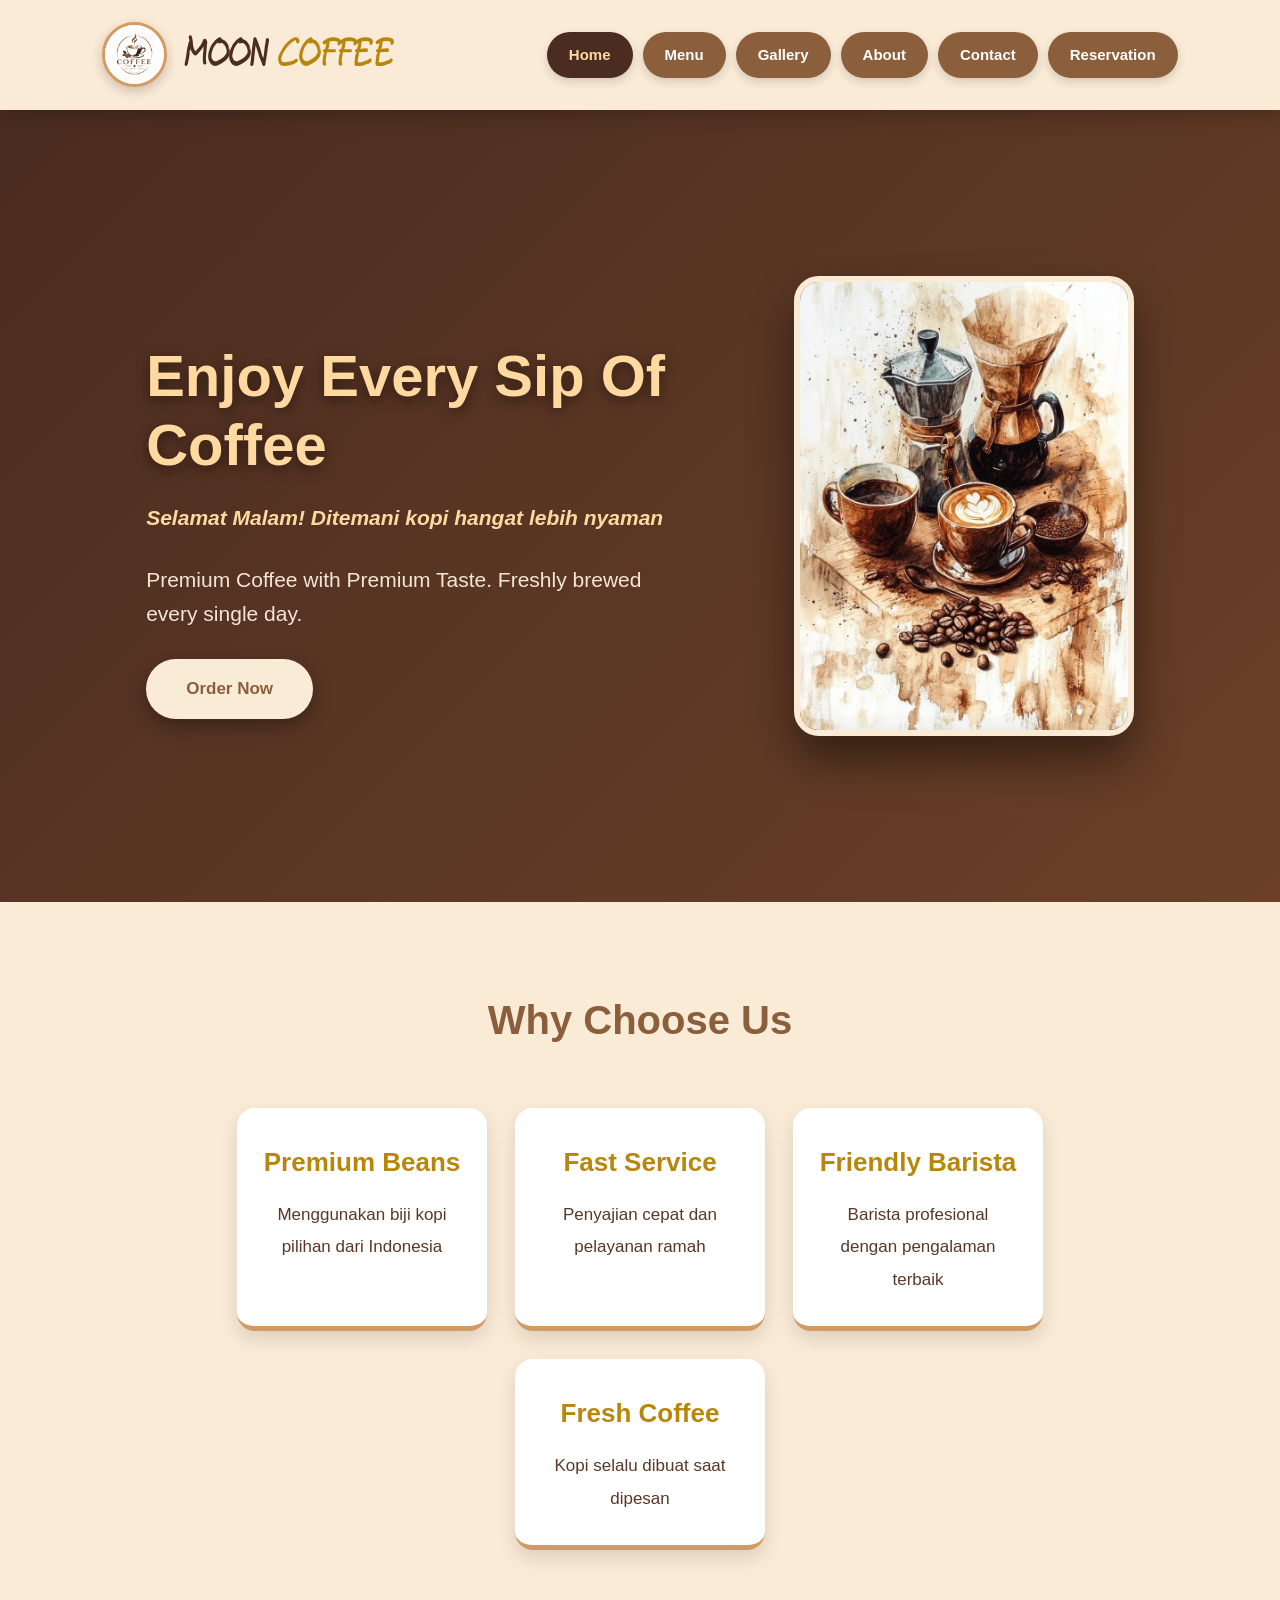
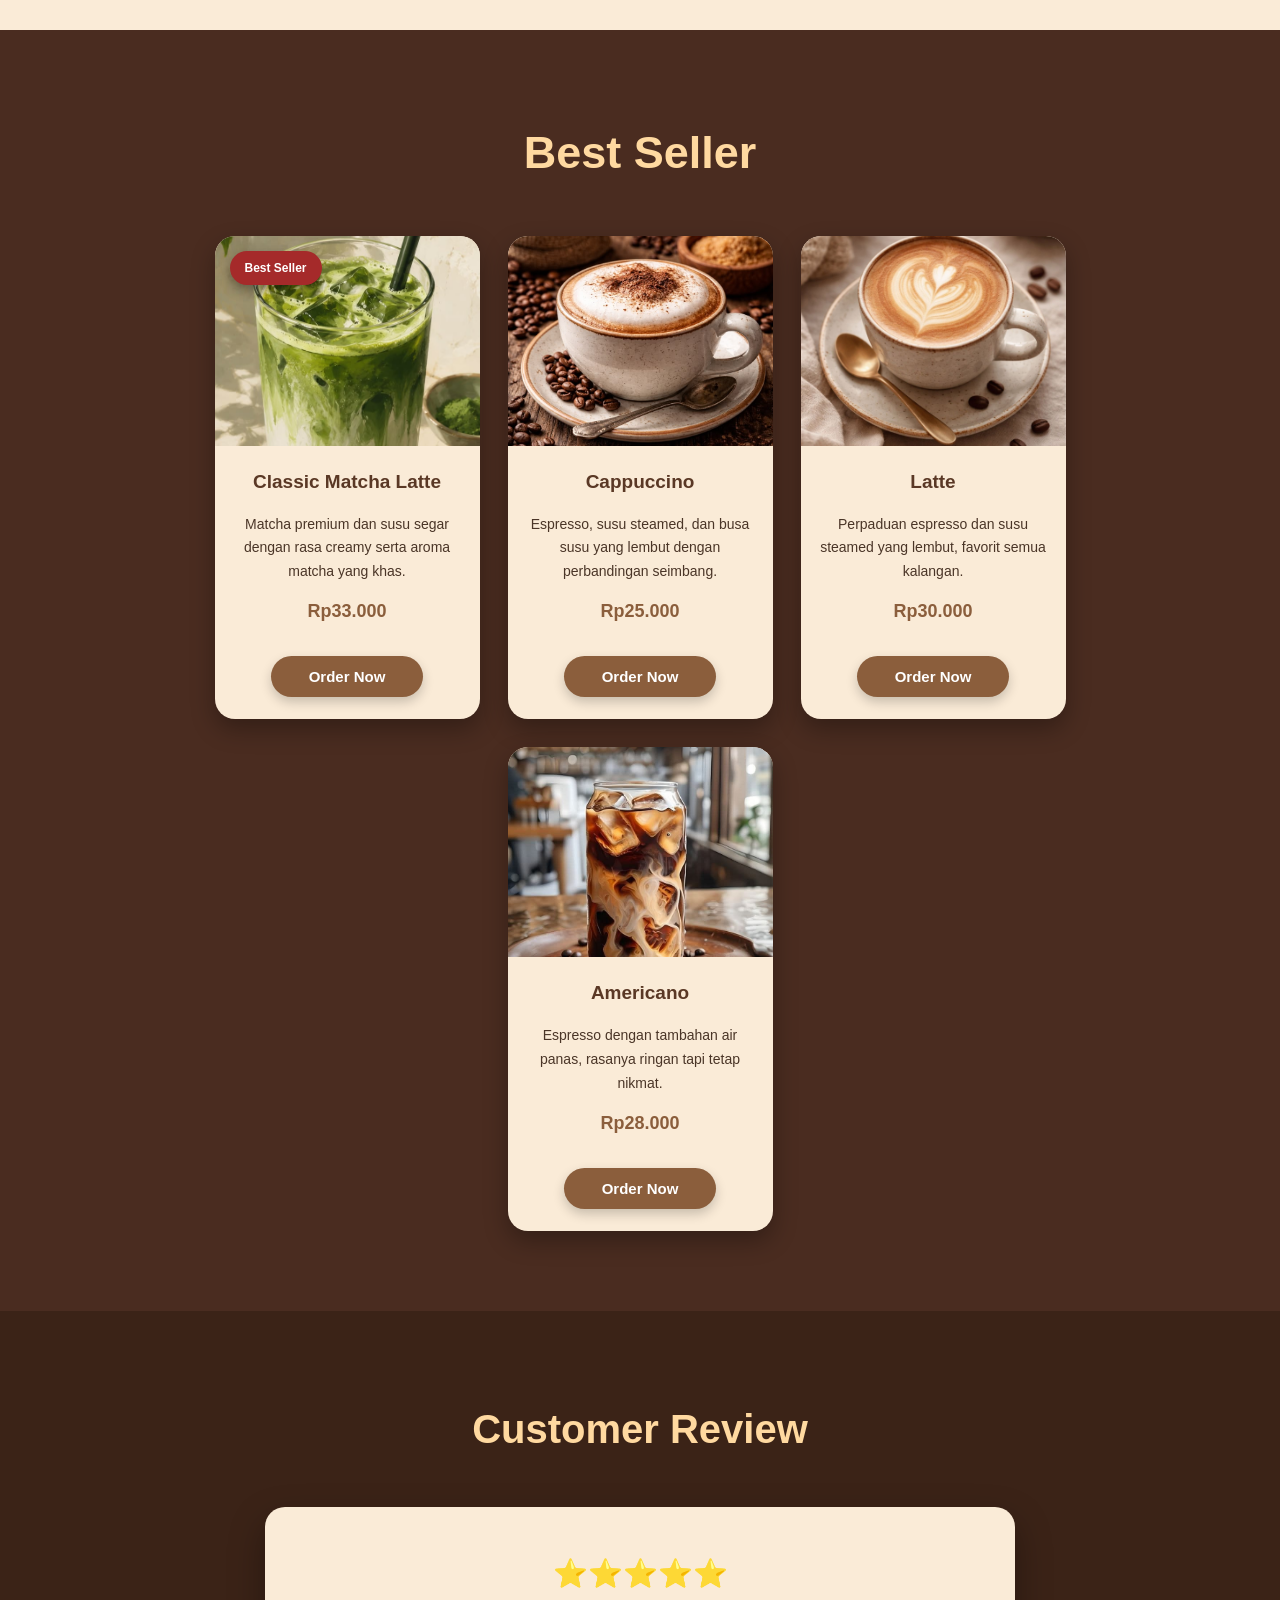
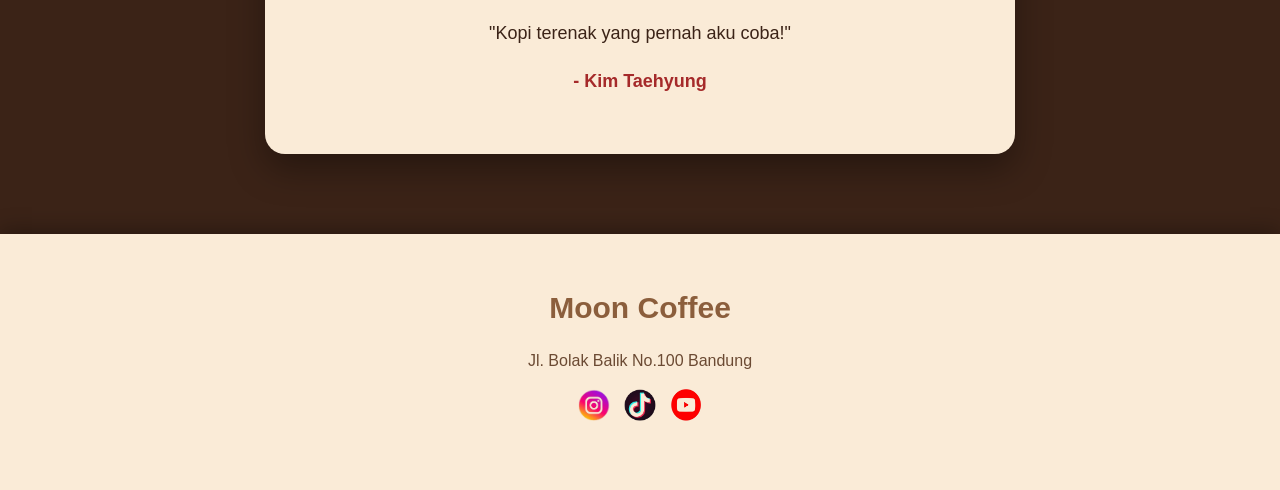
<file: index.html>
<!DOCTYPE html>
<html lang="id">
<head>
    <meta charset="UTF-8">
    <meta name="viewport" content="width=device-width, initial-scale=1.0">
    <title>Home | Moon Coffee</title>
    <link rel="preconnect" href="https://fonts.googleapis.com">
    <link rel="preconnect" href="https://fonts.gstatic.com" crossorigin>
    <link href="https://fonts.googleapis.com/css2?family=Ms+Madi&family=Permanent+Marker&family=Sassy+Frass&family=Square+Peg&display=swap" rel="stylesheet">
    <link rel="stylesheet" href="style.css">
</head>
<body>
    <header>
        <div class="foto"><img src="asset/logo.jpg" alt="Logo Moon Coffee"></div>
        <div class="logo">MOON <span>COFFEE</span></div>

        <nav class="navigasi">
            <a href="index.html" class="active">Home</a>
            <a href="menu.html">Menu</a>
            <a href="gallery.html">Gallery</a>
            <a href="about.html">About</a>
            <a href="contact.html">Contact</a>
            <a href="reservation.html">Reservation</a>
        </nav>
    </header>

    <main>
    <section class="katakata">
        <div class="text">
            <h1>Enjoy Every Sip Of Coffee</h1>
            <p id="sapaan"></p>
            <p>Premium Coffee with Premium Taste.
                Freshly brewed every single day.
            </p>
            <a href="menu.html" class="menuh">Order Now</a>
        </div>

        <div class="gambar">
            <img src="asset/ini.jpg" alt="Secangkir kopi Moon Coffee">
        </div>
    </section>

    <section class="kopipilihan">
        <h2>Why Choose Us</h2>
        <div class="box">
            <div class="card">
                <h3>Premium Beans</h3>
                <p>Menggunakan biji kopi pilihan dari Indonesia</p>
            </div>

            <div class="card">
                <h3>Fast Service</h3>
                <p>Penyajian cepat dan pelayanan ramah</p>
            </div>

            <div class="card">
                <h3>Friendly Barista</h3>
                <p>Barista profesional dengan pengalaman terbaik</p>
            </div>

            <div class="card">
                <h3>Fresh Coffee</h3>
                <p>Kopi selalu dibuat saat dipesan</p>
            </div>
        </div>
    </section>

    <section class="best">
        <h2>Best Seller</h2>

        <div class="produk">
            <div class="item">
                <span class="cardd">Best Seller</span>
                <img src="asset/matcha.jpg" alt="Classic Matcha Latte">
                <h3>Classic Matcha Latte</h3>
                <p class="deskripsi">Matcha premium dan susu segar dengan rasa creamy serta aroma matcha yang khas.</p>
                <p>Rp33.000</p>
                <button onclick="pesanMenu('Classic Matcha Latte', 33000)">Order Now</button>
            </div>

            <div class="item">
                <img src="asset/cappuccino.jpg" alt="Cappuccino">
                <h3>Cappuccino</h3>
                <p class="deskripsi">Espresso, susu steamed, dan busa susu yang lembut dengan perbandingan seimbang.</p>
                <p>Rp25.000</p>
                <button onclick="pesanMenu('Cappuccino', 25000)">Order Now</button>
            </div>

            <div class="item">
                <img src="asset/latte.jpg" alt="Latte">
                <h3>Latte</h3>
                <p class="deskripsi">Perpaduan espresso dan susu steamed yang lembut, favorit semua kalangan.</p>
                <p>Rp30.000</p>
                <button onclick="pesanMenu('Latte', 30000)">Order Now</button>
            </div>

            <div class="item">
                <img src="asset/americcano.jpg" alt="Americano">
                <h3>Americano</h3>
                <p class="deskripsi">Espresso dengan tambahan air panas, rasanya ringan tapi tetap nikmat.</p>
                <p>Rp28.000</p>
                <button onclick="pesanMenu('Americano', 28000)">Order Now</button>
            </div>
        </div>
    </section>

    <section class="testi">
        <h2>Customer Review</h2>
        <div class="rating">⭐⭐⭐⭐⭐
            <p>"Kopi terenak yang pernah aku coba!"</p>
            <p><b>- Kim Taehyung</b></p>
        </div>
    </section>
    </main>

    <footer class="footer">
        <h3>Moon Coffee</h3>
        <p>Jl. Bolak Balik No.100 Bandung</p>
        <p>
            <a href="https://www.instagram.com/fauzahltifa_/" target="_blank">
                <img src="asset/ig.png" alt="Instagram">
            </a>
            <a href="https://www.tiktok.com/jahoOo_/" target="_blank">
                <img src="asset/tiktok.png" alt="TikTok">
            </a>
            <a href="https://www.youtube.com/fauzah/" target="_blank">
                <img src="asset/yt.png" alt="YouTube">
            </a>
        </p>
    </footer>

<script src="script.js"></script>
</body>
</html>
</file>
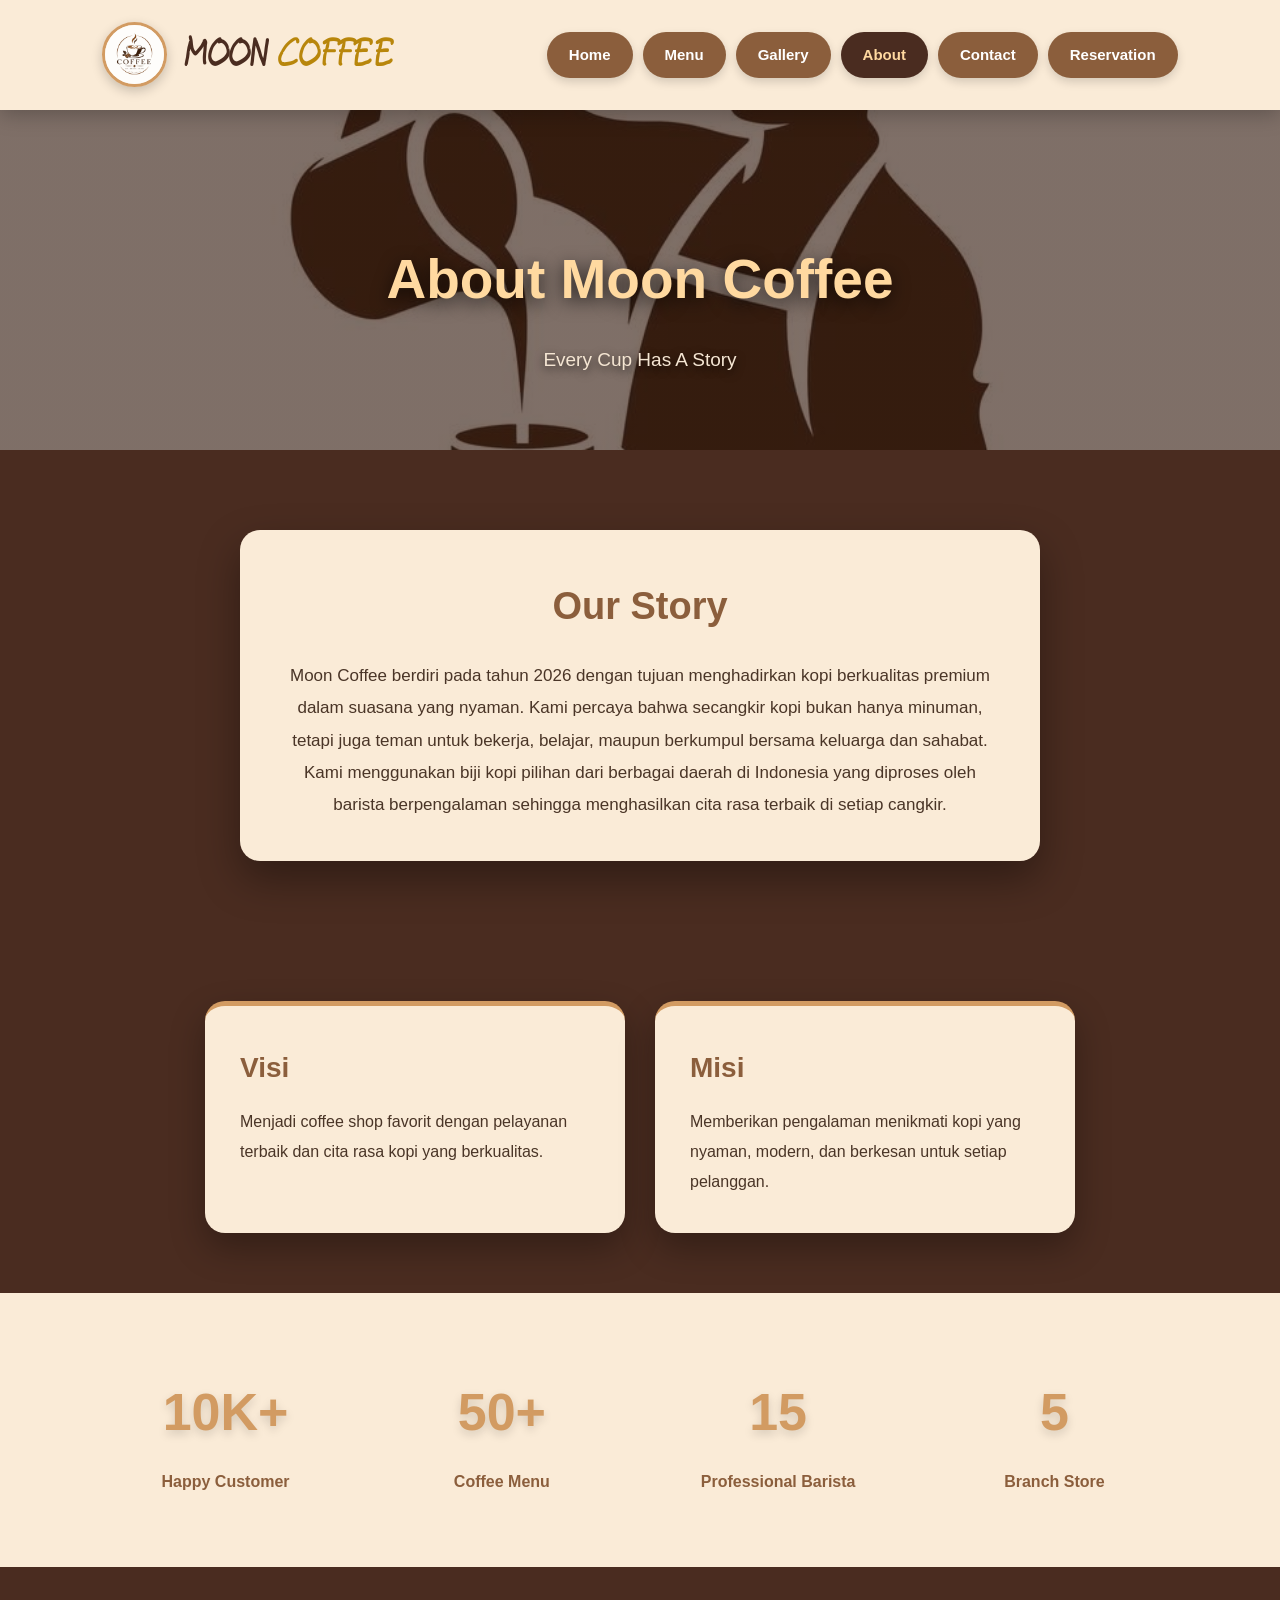
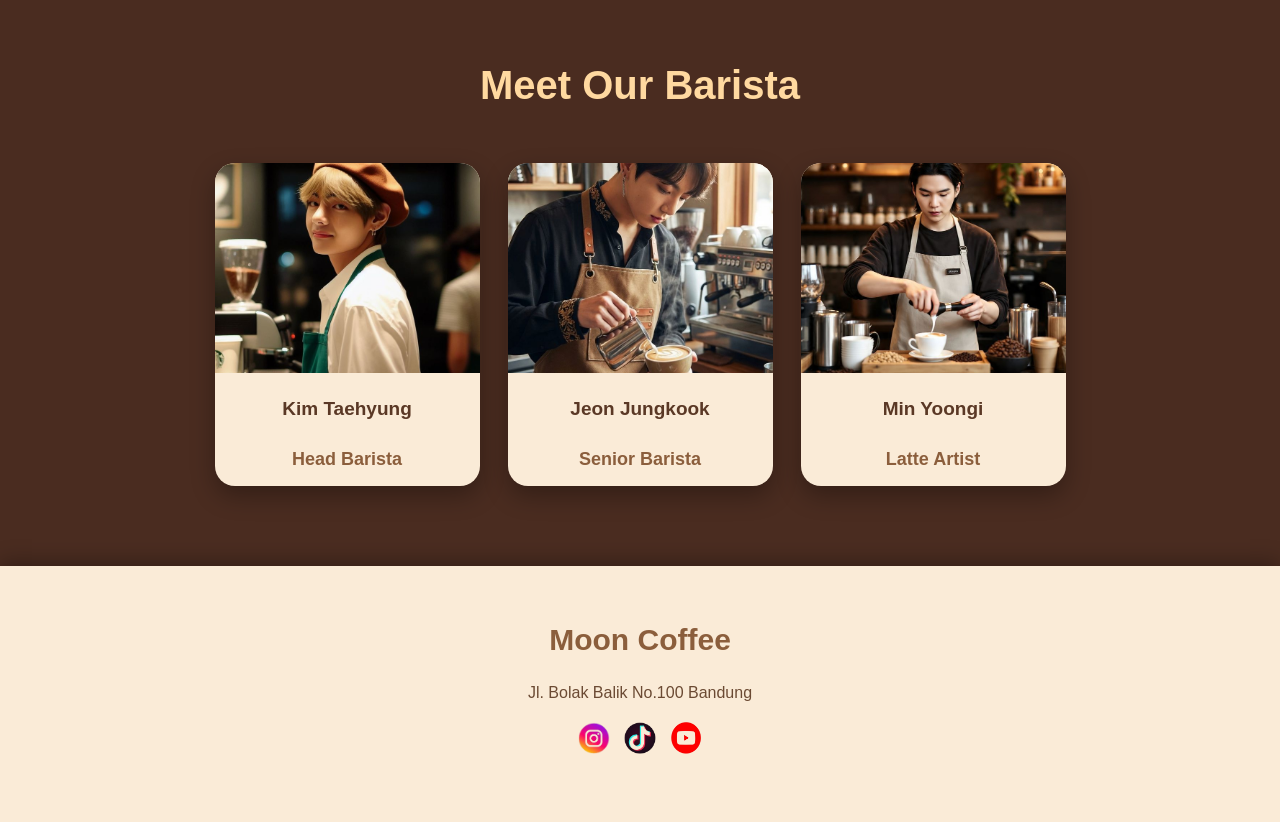
<file: about.html>
<!DOCTYPE html>
<html lang="id">
<head>
    <meta charset="UTF-8">
    <meta name="viewport" content="width=device-width, initial-scale=1.0">
    <title>About | Moon Coffee</title>
    <link rel="preconnect" href="https://fonts.googleapis.com">
    <link rel="preconnect" href="https://fonts.gstatic.com" crossorigin>
    <link href="https://fonts.googleapis.com/css2?family=Ms+Madi&family=Permanent+Marker&family=Sassy+Frass&family=Square+Peg&display=swap" rel="stylesheet">
    <link rel="stylesheet" href="style.css">
</head>
<body>
    <header>
        <div class="foto"><img src="asset/logo.jpg" alt="Logo Moon Coffee"></div>
        <div class="logo">MOON <span>COFFEE</span></div>

        <nav class="navigasi">
            <a href="index.html">Home</a>
            <a href="menu.html">Menu</a>
            <a href="gallery.html">Gallery</a>
            <a href="about.html" class="active">About</a>
            <a href="contact.html">Contact</a>
            <a href="reservation.html">Reservation</a>  
        </nav>
    </header>

    <main>
    <section class="abouttext">
        <h1>About Moon Coffee</h1>
        <p>Every Cup Has A Story</p>
    </section>

    <section class="story">
        <div class="storytext">
            <h2>Our Story</h2>
            <p>Moon Coffee berdiri pada tahun 2026 dengan tujuan menghadirkan kopi berkualitas premium dalam suasana yang nyaman. Kami percaya bahwa secangkir kopi bukan hanya minuman, tetapi juga teman untuk bekerja, belajar, maupun berkumpul bersama keluarga dan sahabat.
            Kami menggunakan biji kopi pilihan dari berbagai daerah di Indonesia yang diproses oleh barista berpengalaman sehingga menghasilkan cita rasa terbaik di setiap cangkir.</p>
        </div>
    </section>

    <section class="visi">
        <div class="cardvisi">
            <h3>Visi</h3>
            <p>Menjadi coffee shop favorit dengan pelayanan terbaik dan cita rasa kopi yang berkualitas.</p>
        </div>

        <div class="cardvisi">
           <h3>Misi</h3>
           <p>Memberikan pengalaman menikmati kopi yang nyaman, modern, dan berkesan untuk setiap pelanggan.</p>
        </div>
    </section>

    <section class="tentang">
        <div>
            <h1>10K+</h1>
            <p>Happy Customer</p>
        </div>

        <div>
            <h1>50+</h1>
            <p>Coffee Menu</p>
        </div>

        <div>
            <h1>15</h1>
            <p>Professional Barista</p>
        </div>

        <div>
            <h1>5</h1>
            <p>Branch Store</p>
        </div>
    </section>

    <section class="team">
        <h2>Meet Our Barista</h2>
        <div class="produk">
            <div class="item">
                <img src="asset/taehyung.jpg" alt="Kim Taehyung">
                <h3>Kim Taehyung</h3>
                <p>Head Barista</p>
            </div>

            <div class="item">
                <img src="asset/jungkok.jpg" alt="Jeon Jungkook">
                <h3>Jeon Jungkook</h3>
                <p>Senior Barista</p>
            </div>

            <div class="item">
            <img src="asset/suga.jpg" alt="Min Yoongi">
                <h3>Min Yoongi</h3>
                <p>Latte Artist</p>
            </div>
        </div>
    </section>
    </main>

    <footer class="footer">
        <h3>Moon Coffee</h3>
        <p>Jl. Bolak Balik No.100 Bandung</p>
        <p>
            <a href="https://www.instagram.com/fauzahltifa_/" target="_blank">
                <img src="asset/ig.png" alt="Instagram">
            </a>
            <a href="https://www.tiktok.com/jahoOo_/" target="_blank">
                <img src="asset/tiktok.png" alt="TikTok">
            </a>
            <a href="https://www.youtube.com/fauzah/" target="_blank">
                <img src="asset/yt.png" alt="YouTube">
            </a>        
        </p>
    </footer>
<script src="script.js"></script>
</body>
</html>
</file>
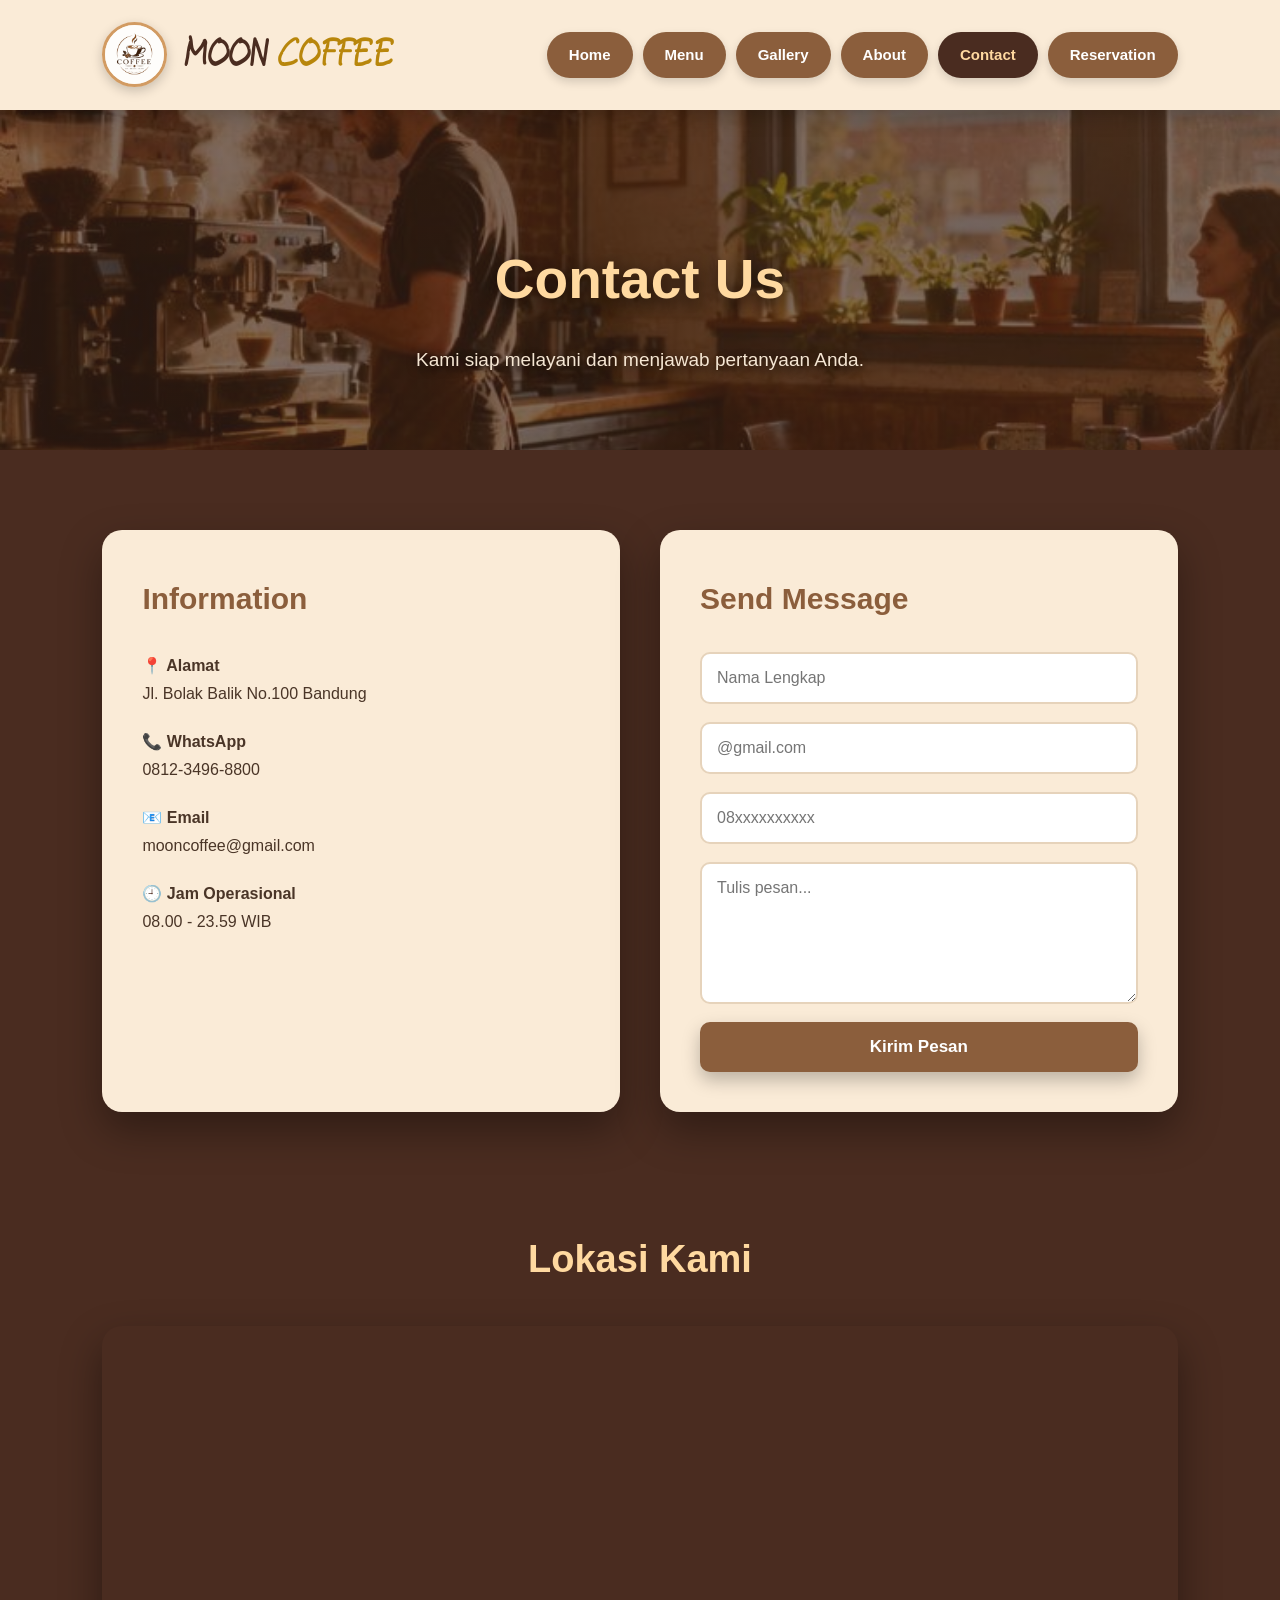
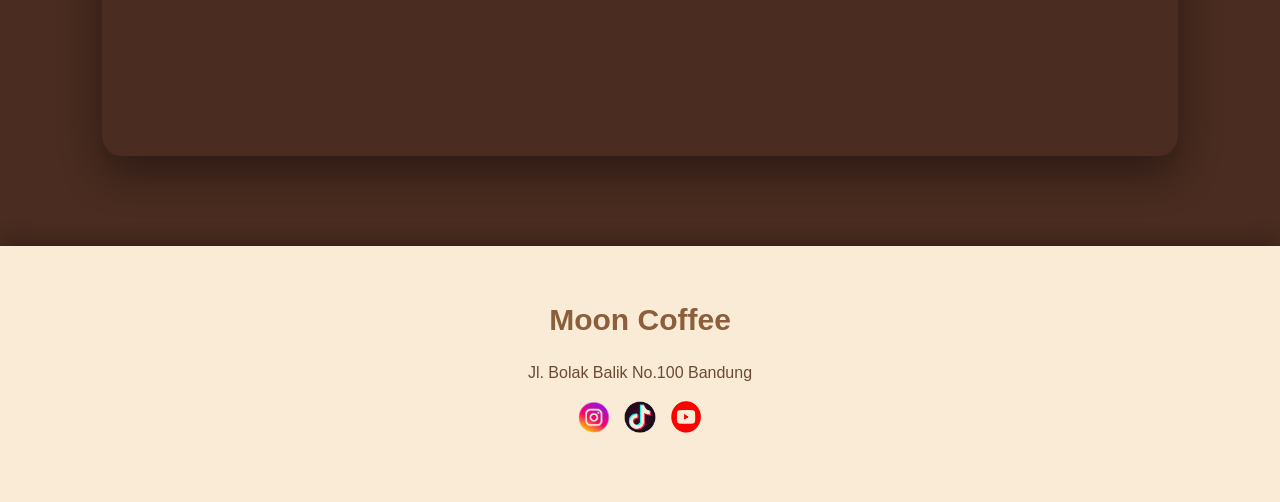
<file: contact.html>
<!DOCTYPE html>
<html lang="id">
<head>
    <meta charset="UTF-8">
    <meta name="viewport" content="width=device-width, initial-scale=1.0">
    <title>Contact | Moon Coffee</title>
    <link rel="preconnect" href="https://fonts.googleapis.com">
    <link rel="preconnect" href="https://fonts.gstatic.com" crossorigin>
    <link href="https://fonts.googleapis.com/css2?family=Ms+Madi&family=Permanent+Marker&family=Sassy+Frass&family=Square+Peg&display=swap" rel="stylesheet">
    <link rel="stylesheet" href="style.css">
</head>
<body>
    <header>
        <div class="foto"><img src="asset/logo.jpg" alt="Logo Moon Coffee"></div>
        <div class="logo">MOON <span>COFFEE</span></div>

        <nav class="navigasi">
            <a href="index.html">Home</a>
            <a href="menu.html">Menu</a>
            <a href="gallery.html">Gallery</a>
            <a href="about.html">About</a>
            <a href="contact.html" class="active">Contact</a>
            <a href="reservation.html">Reservation</a>  
        </nav>
    </header>

    <main>
    <section class="yaps">
        <h1>Contact Us</h1>
        <p>Kami siap melayani dan menjawab pertanyaan Anda.</p>
    </section>

    <section class="contact">
        <div class="info">
            <h2>Information</h2>
            <p><b>📍 Alamat</b><br>Jl. Bolak Balik No.100 Bandung</p>
            <p><b>📞 WhatsApp</b><br>0812-3496-8800</p>
            <p><b>📧 Email</b><br>mooncoffee@gmail.com</p>
            <p><b>🕘 Jam Operasional</b><br>08.00 - 23.59 WIB</p>
        </div>

        <div class="contactform">
            <h2>Send Message</h2>
            <form id="formKontak" onsubmit="validasiKontak(event)">
                <input type="text" id="kontak-nama" placeholder="Nama Lengkap">
                <input type="email" id="kontak-email" placeholder="@gmail.com">
                <input type="tel" id="kontak-telepon" placeholder="08xxxxxxxxxx">
                <textarea id="kontak-pesan" placeholder="Tulis pesan..." rows="6"></textarea>
                <button type="submit">Kirim Pesan</button>
            </form>
        </div>

    </section>

    <section class="maps">
        <h2>Lokasi Kami</h2>
        <iframe title="Lokasi Moon Coffee"
        src="https://www.google.com/maps?q=Braga+Bandung&output=embed">
        </iframe>
    </section>
    </main>

    <footer class="footer">
        <h3>Moon Coffee</h3>
        <p>Jl. Bolak Balik No.100 Bandung</p>
        <p>
            <a href="https://www.instagram.com/fauzahltifa_/" target="_blank">
                <img src="asset/ig.png" alt="Instagram">
            </a>
            <a href="https://www.tiktok.com/jahoOo_/" target="_blank">
                <img src="asset/tiktok.png" alt="TikTok">
            </a>
            <a href="https://www.youtube.com/fauzah/" target="_blank">
                <img src="asset/yt.png" alt="YouTube">
            </a>        
        </p>
    </footer>
<script src="script.js"></script>
</body>
</html>
</file>
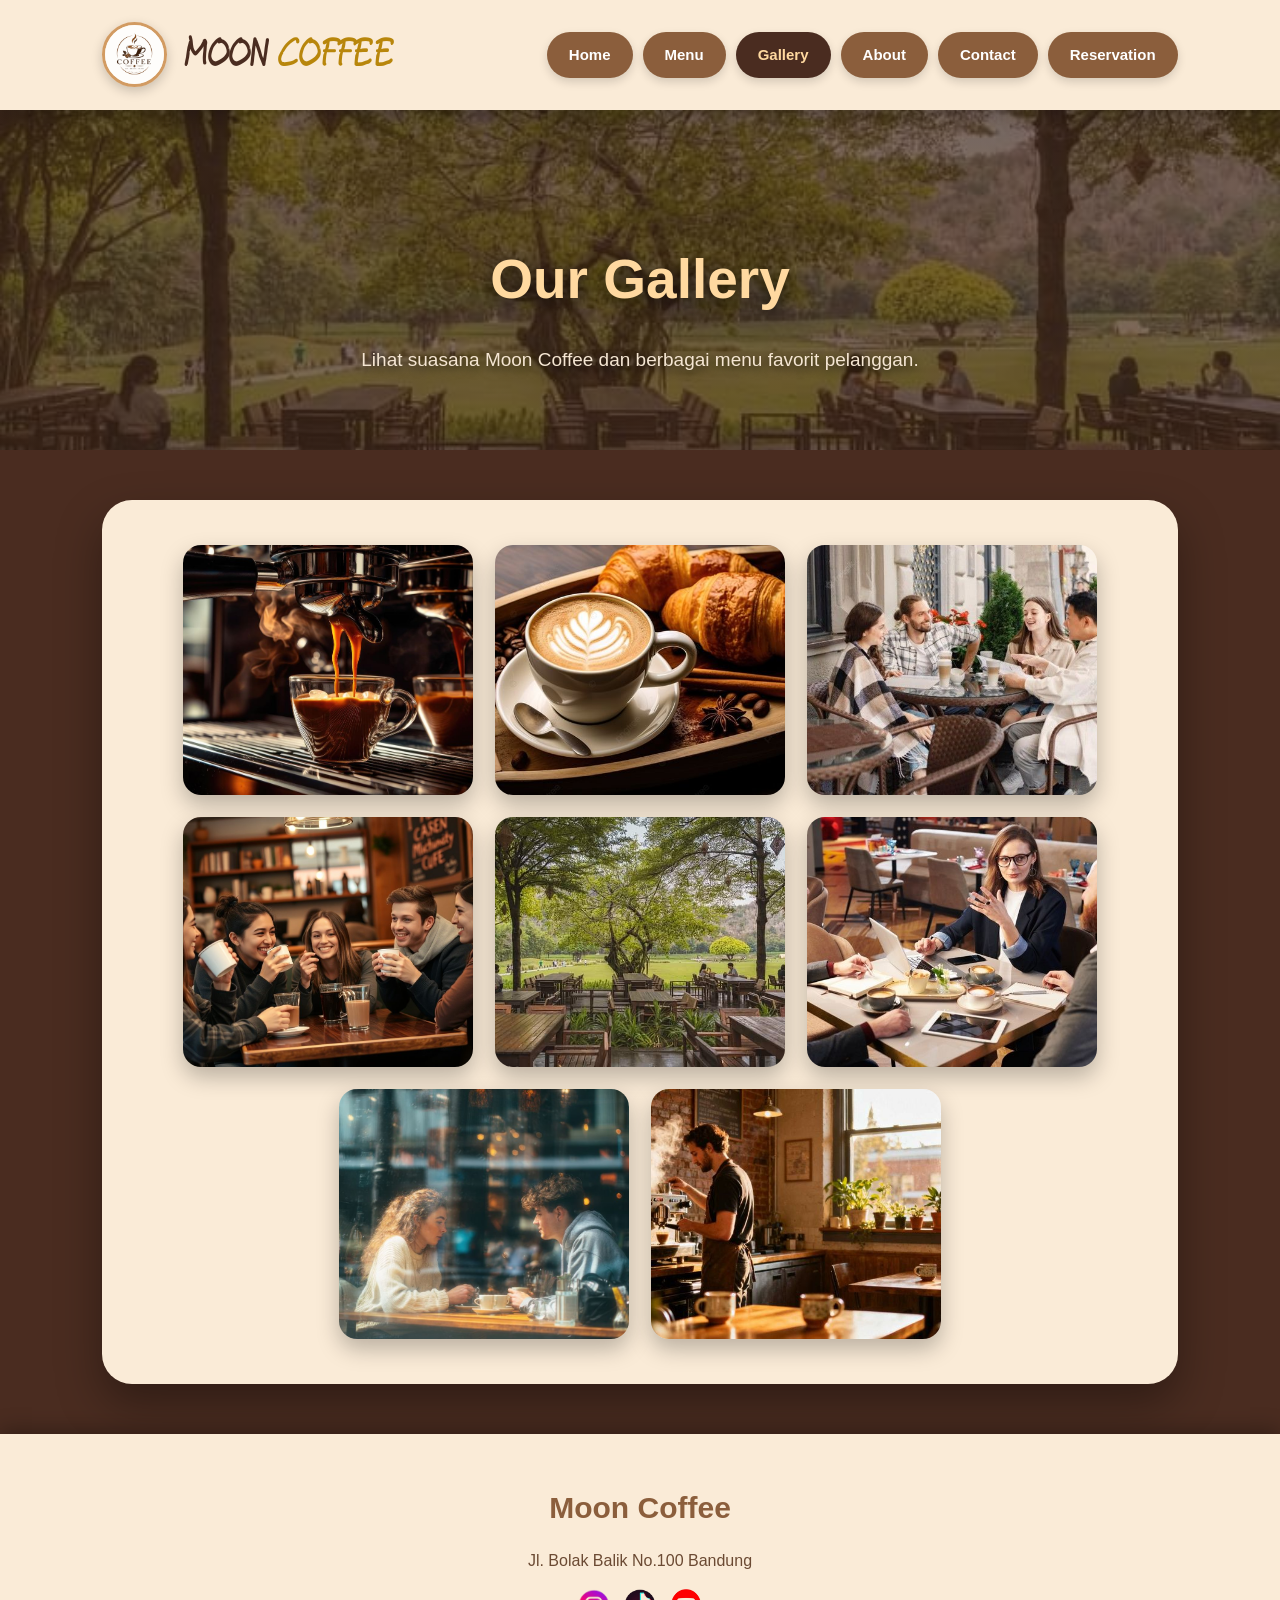
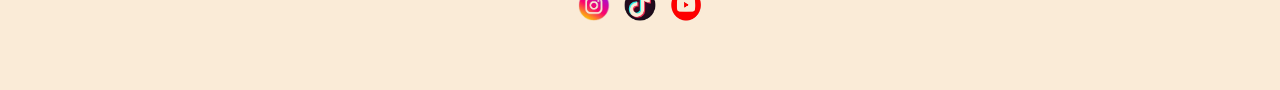
<file: gallery.html>
<!DOCTYPE html>
<html lang="id">
<head>
    <meta charset="UTF-8">
    <meta name="viewport" content="width=device-width, initial-scale=1.0">
    <title>Gallery | Moon Coffee</title>
    <link rel="preconnect" href="https://fonts.googleapis.com">
    <link rel="preconnect" href="https://fonts.gstatic.com" crossorigin>
    <link href="https://fonts.googleapis.com/css2?family=Ms+Madi&family=Permanent+Marker&family=Sassy+Frass&family=Square+Peg&display=swap" rel="stylesheet">
    <link rel="stylesheet" href="style.css">
</head>
<body>
    <header>
        <div class="foto"><img src="asset/logo.jpg" alt="Logo Moon Coffee"></div>
        <div class="logo">MOON <span>COFFEE</span></div>

        <nav class="navigasi">
            <a href="index.html">Home</a>
            <a href="menu.html">Menu</a>
            <a href="gallery.html" class="active">Gallery</a>
            <a href="about.html">About</a>
            <a href="contact.html">Contact</a>
            <a href="reservation.html">Reservation</a>  
        </nav>
    </header>

    <main>
    <section class="gallerytext">
        <h1>Our Gallery</h1>
        <p>Lihat suasana Moon Coffee dan berbagai menu favorit pelanggan.</p>
    </section>

    <section class="gallery">
        <figure class="galleryitem">
            <img src="asset/gambar1.jpg" alt="Suasana Moon Coffee">
        </figure>

        <figure class="galleryitem">
            <img src="asset/gambar2.jpg" alt="Suasana Moon Coffee">
        </figure>

        <figure class="galleryitem">
            <img src="asset/gambar3.jpg" alt="Suasana Moon Coffee">
        </figure>

        <figure class="galleryitem">
            <img src="asset/gambar4.jpg" alt="Suasana Moon Coffee">
        </figure>

        <figure class="galleryitem">
            <img src="asset/gambar5.jpg" alt="Suasana Moon Coffee">
        </figure>

        <figure class="galleryitem">
            <img src="asset/gambar6.jpg" alt="Suasana Moon Coffee">
        </figure>

        <figure class="galleryitem">
            <img src="asset/gambar7.jpg" alt="Suasana Moon Coffee">
        </figure>

        <figure class="galleryitem">
            <img src="asset/gambar8.jpg" alt="Suasana Moon Coffee">
        </figure>
    </section>
    </main>

    <footer class="footer">
        <h3>Moon Coffee</h3>
        <p>Jl. Bolak Balik No.100 Bandung</p>
        <p>
            <a href="https://www.instagram.com/fauzahltifa_/" target="_blank">
                <img src="asset/ig.png" alt="Instagram">
            </a>
            <a href="https://www.tiktok.com/jahoOo_/" target="_blank">
                <img src="asset/tiktok.png" alt="TikTok">
            </a>
            <a href="https://www.youtube.com/fauzah/" target="_blank">
                <img src="asset/yt.png" alt="YouTube">
            </a>        
        </p>
    </footer>
<script src="script.js"></script>
</body>
</html>
</file>
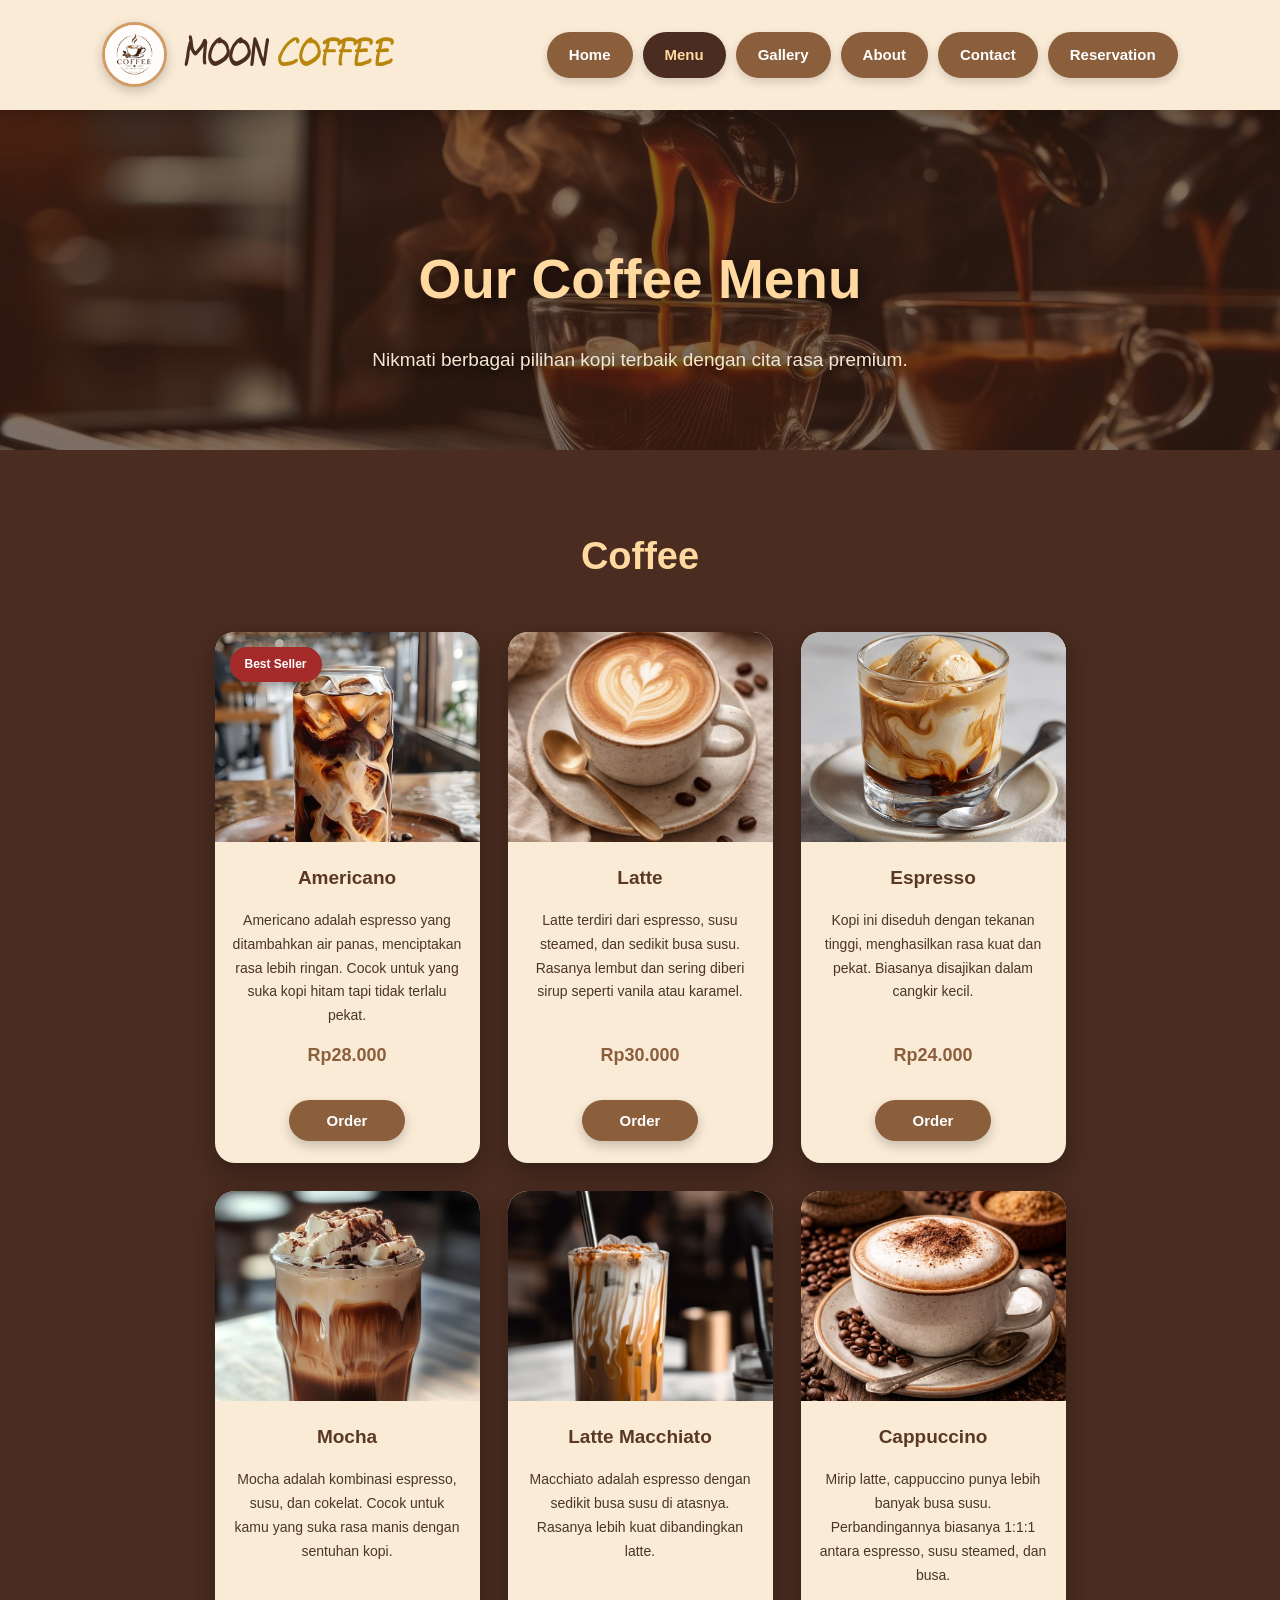
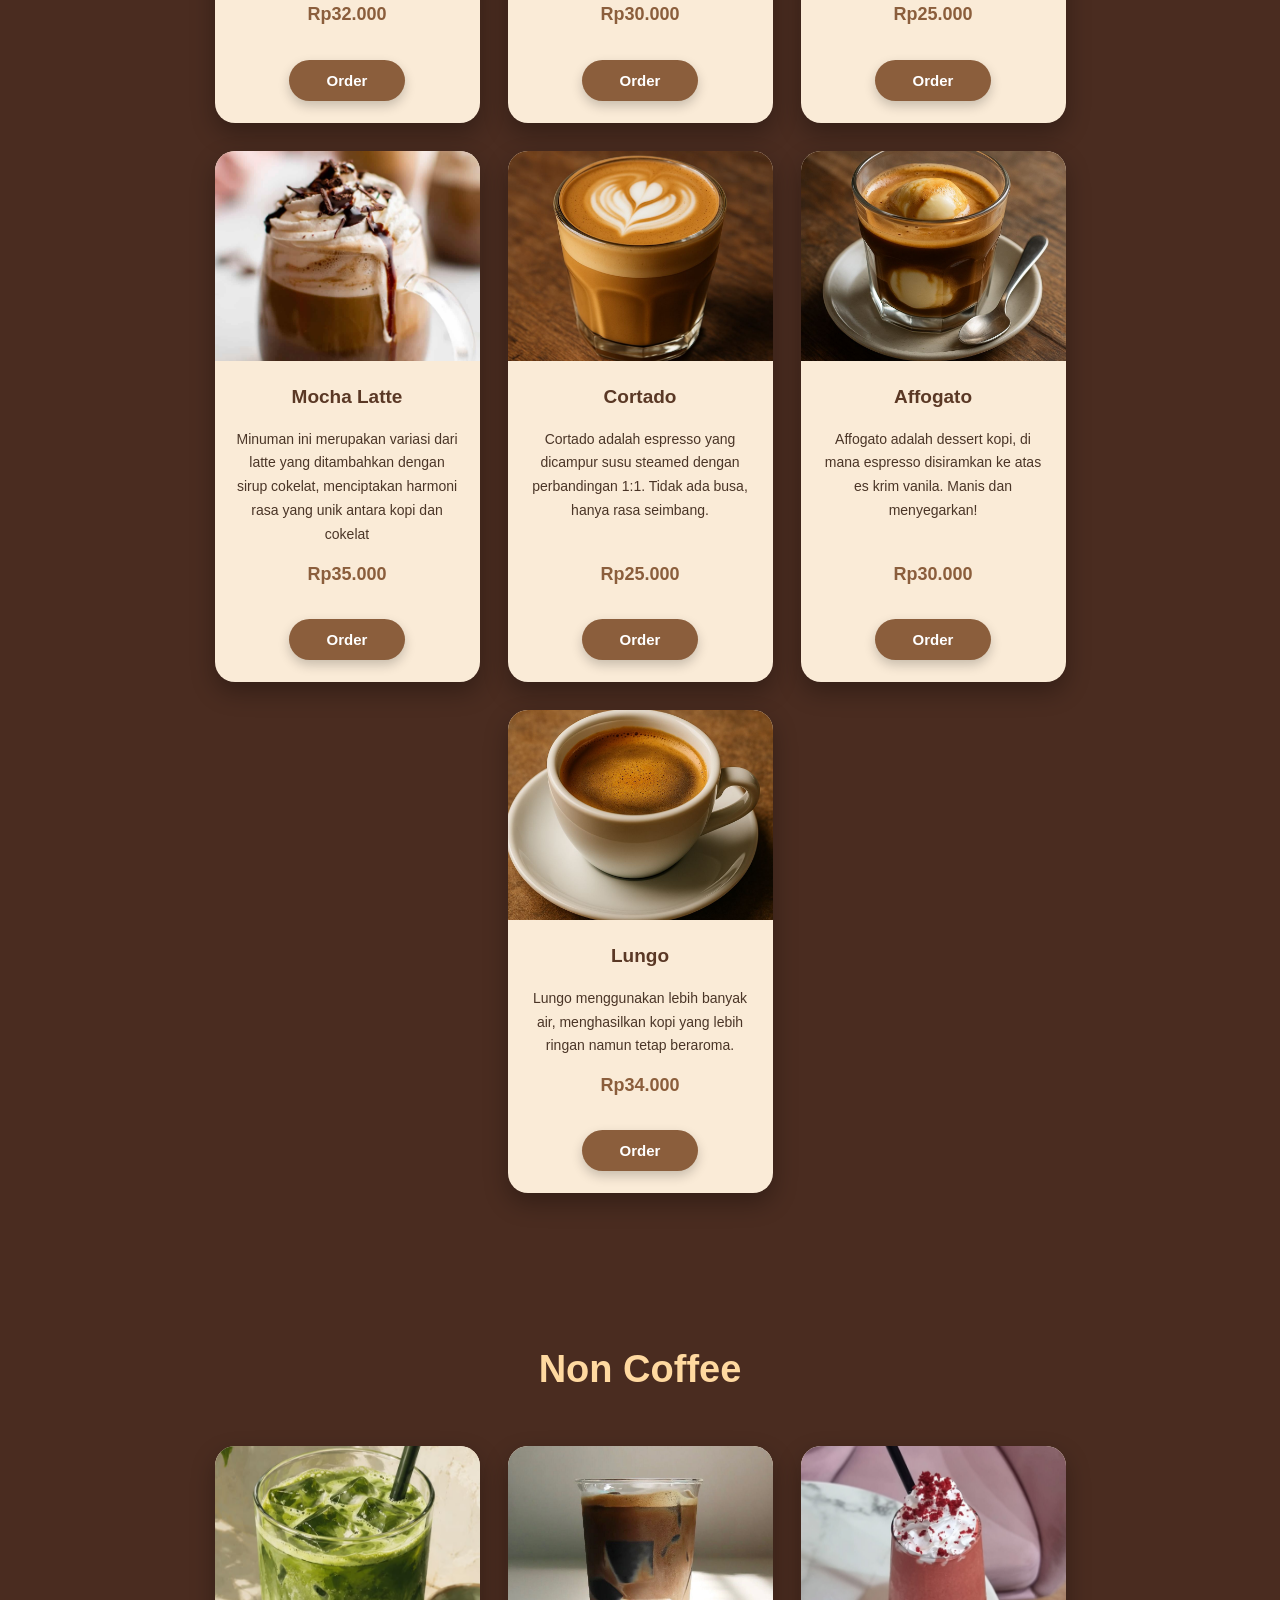
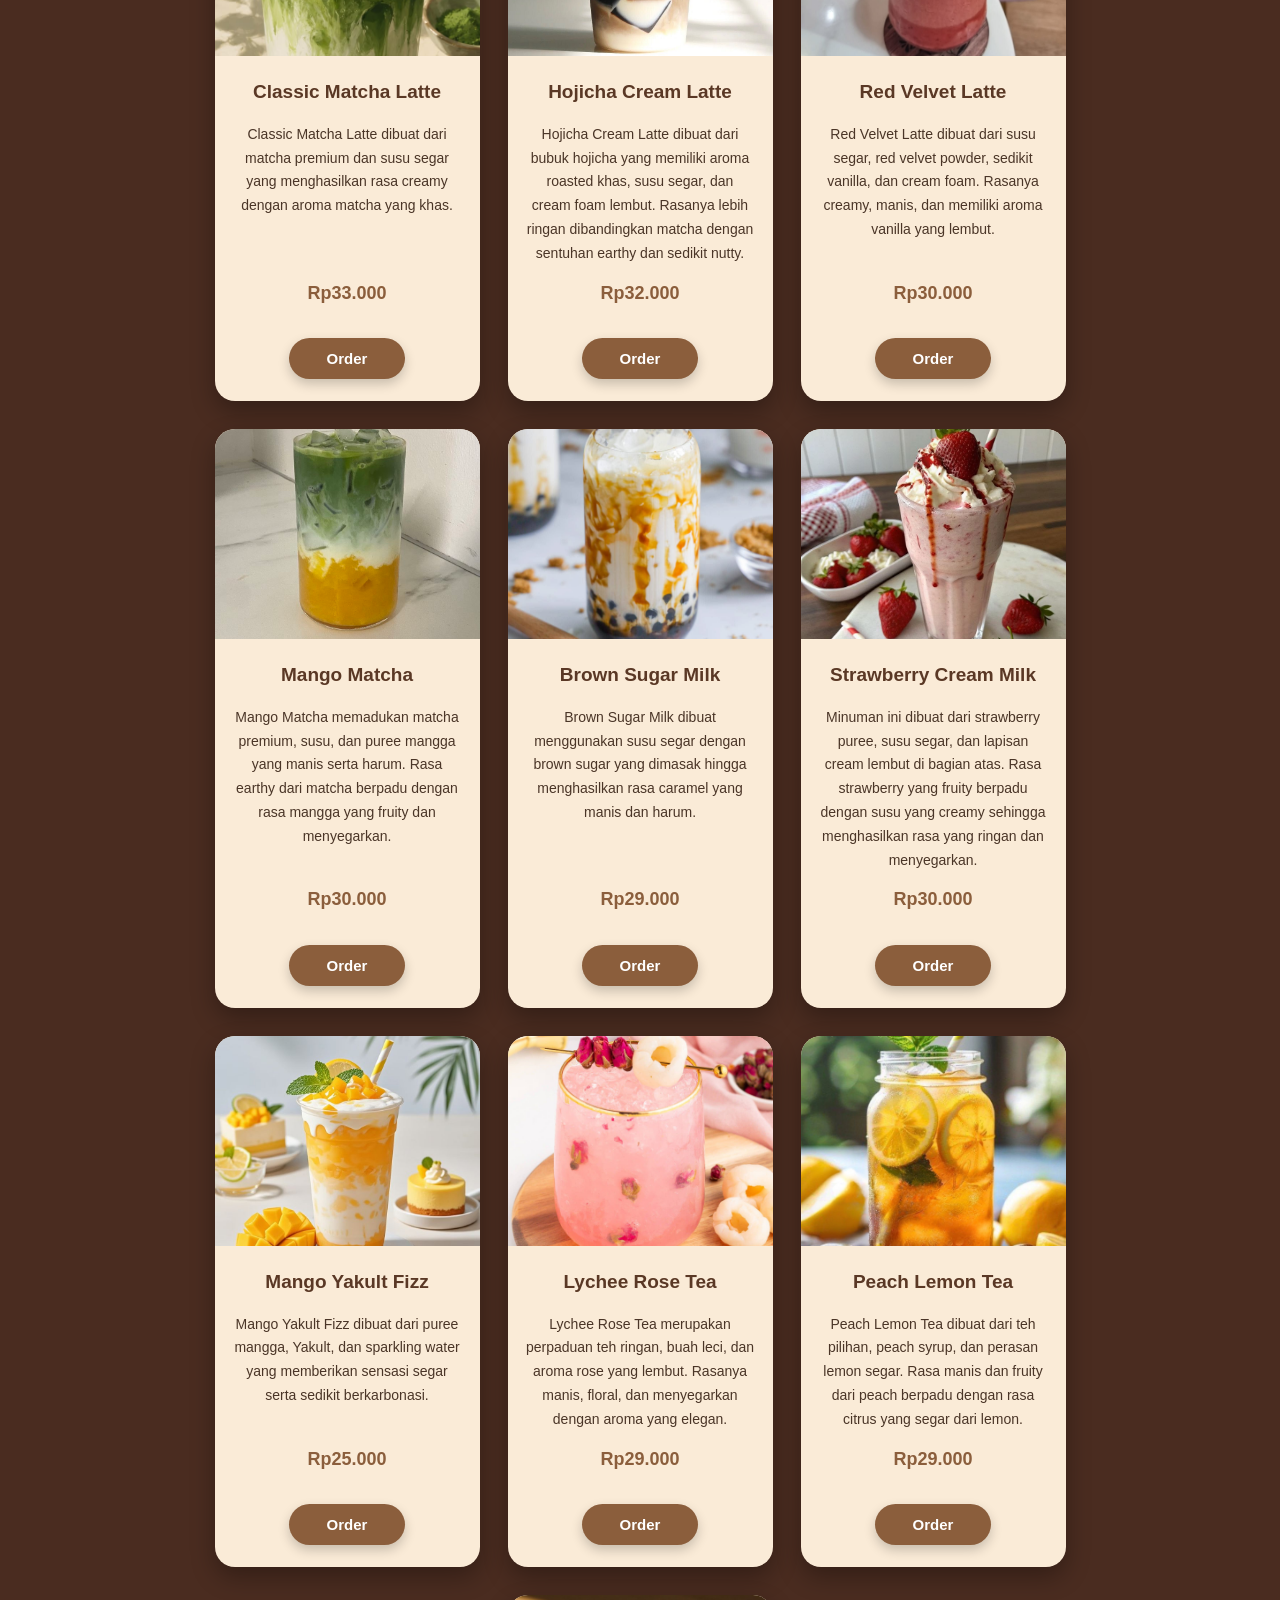
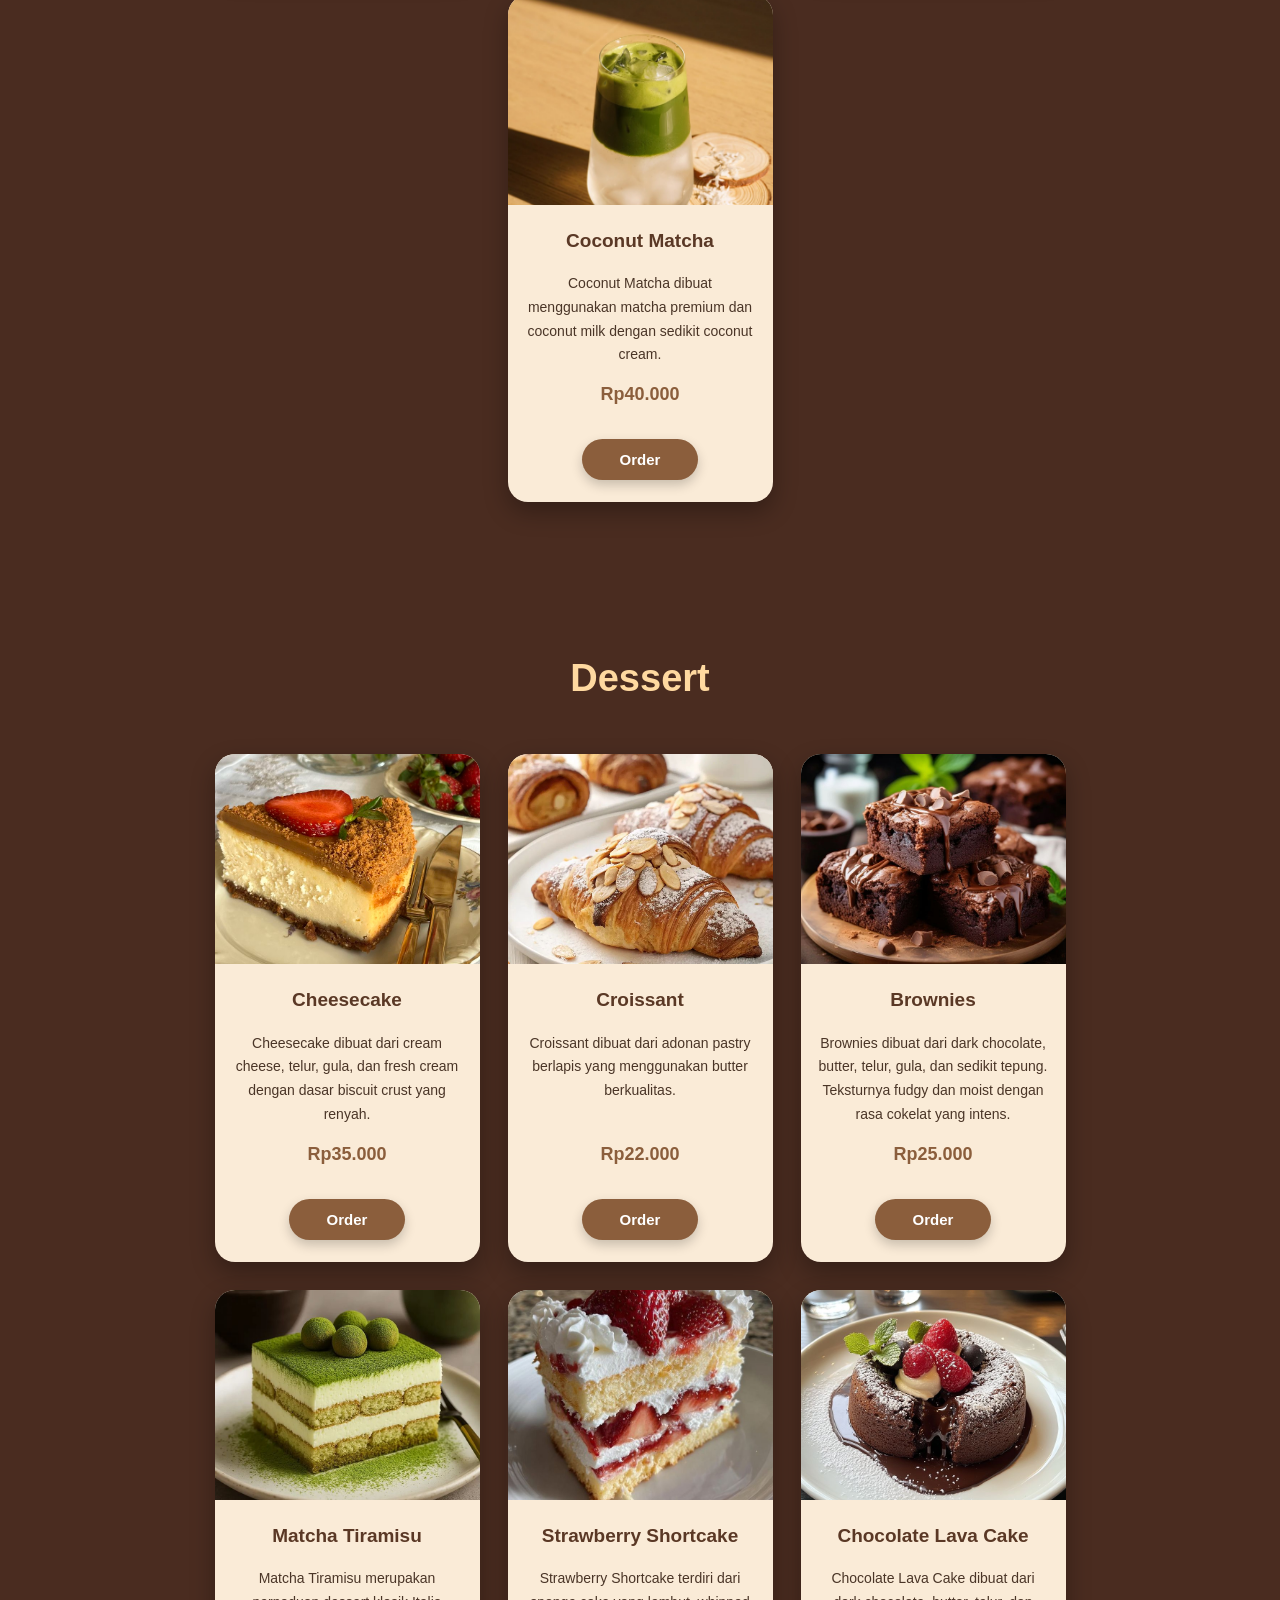
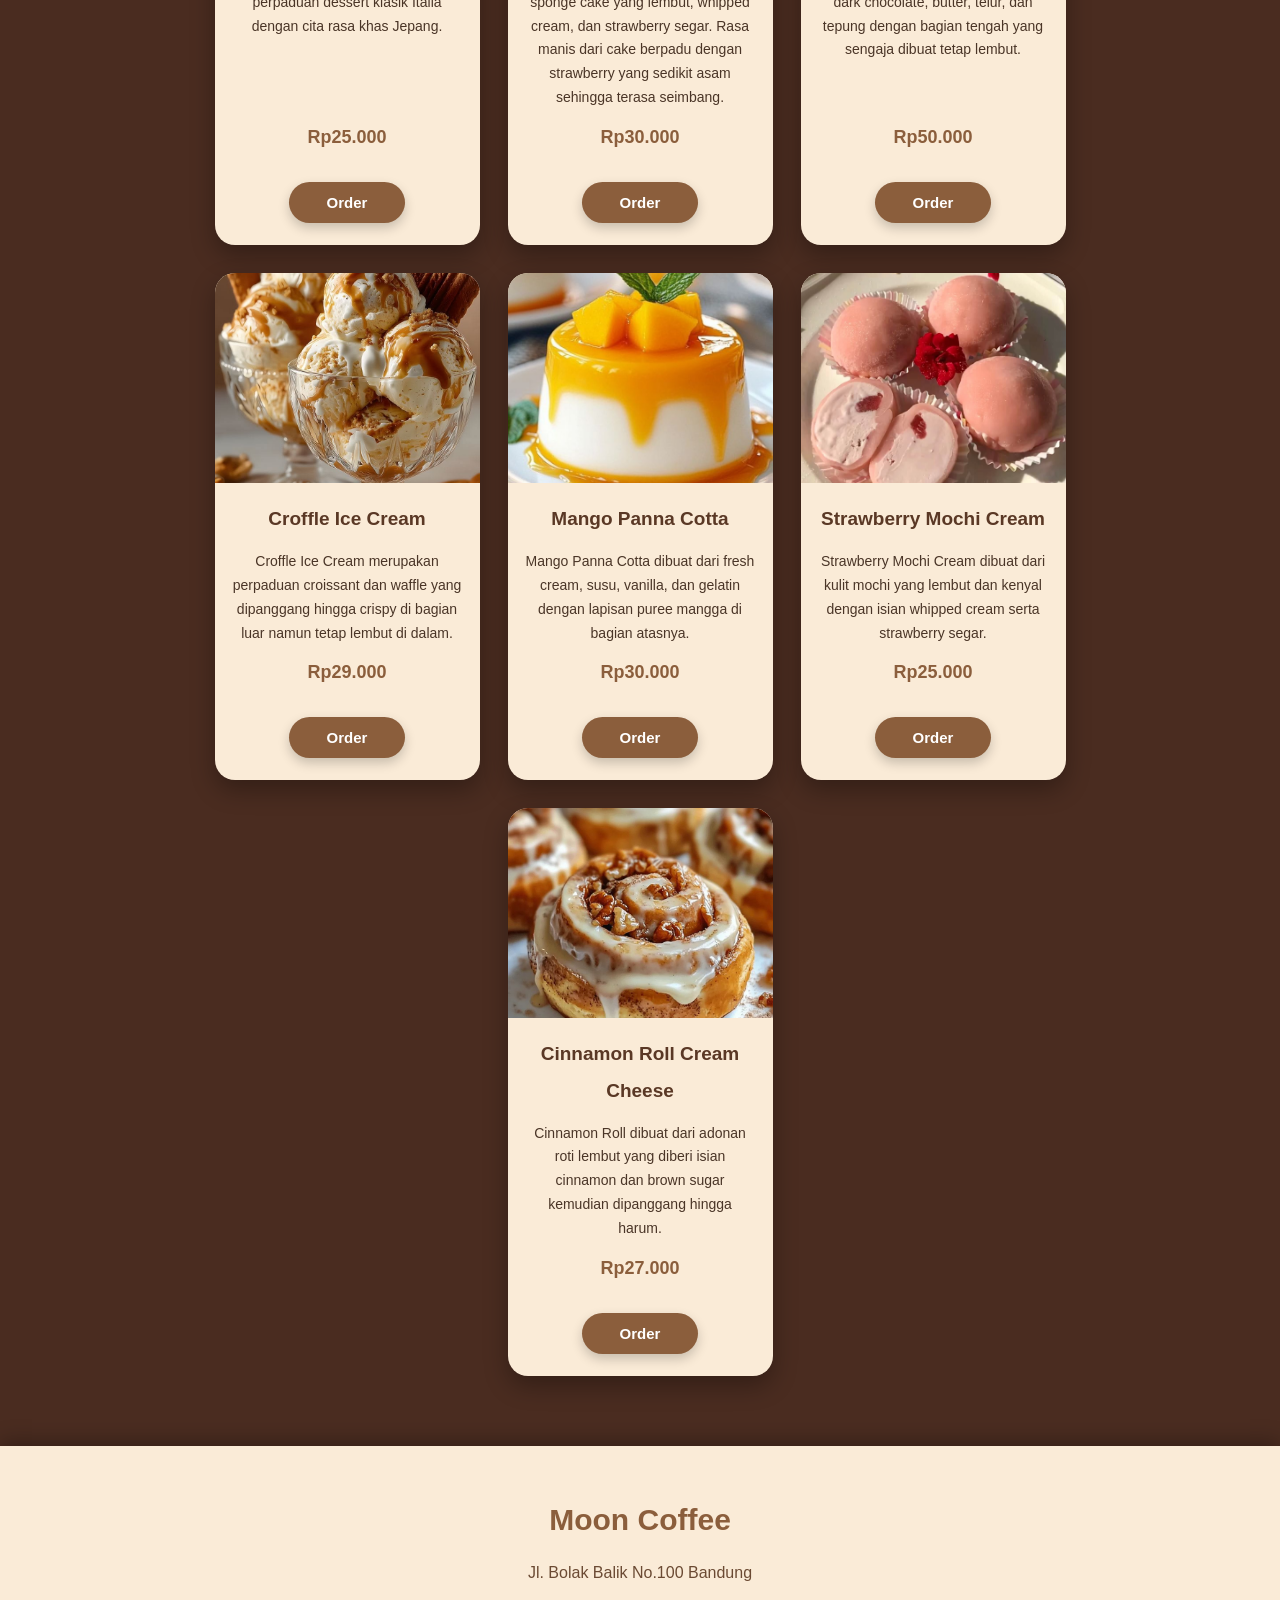
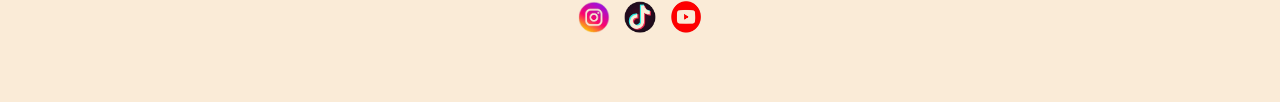
<file: menu.html>
<!DOCTYPE html>
<html lang="id">
<head>
    <meta charset="UTF-8">
    <meta name="viewport" content="width=device-width, initial-scale=1.0">
    <title>Menu | Moon Coffee</title>
    <link rel="preconnect" href="https://fonts.googleapis.com">
    <link rel="preconnect" href="https://fonts.gstatic.com" crossorigin>
    <link href="https://fonts.googleapis.com/css2?family=Ms+Madi&family=Permanent+Marker&family=Sassy+Frass&family=Square+Peg&display=swap" rel="stylesheet">
    <link rel="stylesheet" href="style.css">
</head>
<body>
    <header>
        <div class="foto"><img src="asset/logo.jpg" alt="Logo Moon Coffee"></div>
        <div class="logo">MOON <span>COFFEE</span></div>

        <nav class="navigasi">
            <a href="index.html">Home</a>
            <a href="menu.html" class="active">Menu</a>
            <a href="gallery.html">Gallery</a>
            <a href="about.html">About</a>
            <a href="contact.html">Contact</a>
            <a href="reservation.html">Reservation</a>
        </nav>
    </header>

    <main>


    <section class="menutext">
        <h1>Our Coffee Menu</h1>
        <p>Nikmati berbagai pilihan kopi terbaik dengan cita rasa premium.</p>
    </section>

    <section class="menu">
        <h2>Coffee</h2>
        <div class="produk">
        <article class="item">
            <span class="cardd">Best Seller</span>
            <img src="asset/americcano.jpg" alt="Americano">
            <h3>Americano</h3>
            <p class="deskripsi">Americano adalah espresso yang ditambahkan air panas, menciptakan rasa lebih ringan. Cocok untuk yang suka kopi hitam tapi tidak terlalu pekat.</p>
            <p>Rp28.000</p>
            <button onclick="pesanMenu('Americano', 28000)">Order</button>
        </article>

        <article class="item">
            <img src="asset/latte.jpg" alt="Latte">
            <h3>Latte</h3>
            <p class="deskripsi">Latte terdiri dari espresso, susu steamed, dan sedikit busa susu. Rasanya lembut dan sering diberi sirup seperti vanila atau karamel.</p>
            <p>Rp30.000</p>
            <button onclick="pesanMenu('Latte', 30000)">Order</button>
        </article>

        <article class="item">
            <img src="asset/espresso.jpg" alt="Espresso">
            <h3>Espresso</h3>
            <p class="deskripsi">Kopi ini diseduh dengan tekanan tinggi, menghasilkan rasa kuat dan pekat. Biasanya disajikan dalam cangkir kecil.</p>
            <p>Rp24.000</p>
            <button onclick="pesanMenu('Espresso', 24000)">Order</button>
        </article>

        <article class="item">
            <img src="asset/mocca.jpg" alt="Mocha">
            <h3>Mocha</h3>
            <p class="deskripsi">Mocha adalah kombinasi espresso, susu, dan cokelat. Cocok untuk kamu yang suka rasa manis dengan sentuhan kopi.</p>
            <p>Rp32.000</p>
            <button onclick="pesanMenu('Mocha', 32000)">Order</button>
        </article>

        <article class="item">
            <img src="asset/lattemacchiato.jpg" alt="Latte Macchiato">
            <h3>Latte Macchiato</h3>
            <p class="deskripsi">Macchiato adalah espresso dengan sedikit busa susu di atasnya. Rasanya lebih kuat dibandingkan latte.</p>
            <p>Rp30.000</p>
            <button onclick="pesanMenu('Latte Macchiato', 30000)">Order</button>
        </article>
    
        <article class="item">
            <img src="asset/cappuccino.jpg" alt="Cappuccino">
            <h3>Cappuccino</h3>
            <p class="deskripsi">Mirip latte, cappuccino punya lebih banyak busa susu. Perbandingannya biasanya 1:1:1 antara espresso, susu steamed, dan busa.</p>
            <p>Rp25.000</p>
            <button onclick="pesanMenu('Cappuccino', 25000)">Order</button>
        </article>

        <article class="item">
            <img src="asset/mochalatte.jpg" alt="Mocha Latte">
            <h3>Mocha Latte</h3>
            <p class="deskripsi">Minuman ini merupakan variasi dari latte yang ditambahkan dengan sirup cokelat, menciptakan harmoni rasa yang unik antara kopi dan cokelat</p>
            <p>Rp35.000</p>
            <button onclick="pesanMenu('Mocha Latte', 35000)">Order</button>
        </article>

        <article class="item">
            <img src="asset/cortado.jpg" alt="Cortado">
            <h3>Cortado</h3>
            <p class="deskripsi">Cortado adalah espresso yang dicampur susu steamed dengan perbandingan 1:1. Tidak ada busa, hanya rasa seimbang.</p>
            <p>Rp25.000</p>
            <button onclick="pesanMenu('Cortado', 25000)">Order</button>
        </article>

        <article class="item">
            <img src="asset/affogato.jpg" alt="Affogato">
            <h3>Affogato</h3>
            <p class="deskripsi">Affogato adalah dessert kopi, di mana espresso disiramkan ke atas es krim vanila. Manis dan menyegarkan!</p>
            <p>Rp30.000</p>
            <button onclick="pesanMenu('Affogato', 30000)">Order</button>
        </article>

        <article class="item">
            <img src="asset/lungo.jpg" alt="Lungo">
            <h3>Lungo</h3>
            <p class="deskripsi">Lungo menggunakan lebih banyak air, menghasilkan kopi yang lebih ringan namun tetap beraroma.</p>
            <p>Rp34.000</p>
            <button onclick="pesanMenu('Lungo', 34000)">Order</button>
        </article>
        </div>
    </section>

    <section class="menu">  
        <h2>Non Coffee</h2>
        <div class="produk">
        <article class="item">
            <img src="asset/matcha.jpg" alt="Classic Matcha Latte">
            <h3>Classic Matcha Latte</h3>
            <p class="deskripsi">Classic Matcha Latte dibuat dari matcha premium dan susu segar yang menghasilkan rasa creamy dengan aroma matcha yang khas.</p>
            <p>Rp33.000</p>
            <button onclick="pesanMenu('Classic Matcha Latte', 33000)">Order</button>
        </article>

        <article class="item">
            <img src="asset/HojichaCreamLatte.jpg" alt="Hojicha Cream Latte">
            <h3>Hojicha Cream Latte</h3>
            <p class="deskripsi">Hojicha Cream Latte dibuat dari bubuk hojicha yang memiliki aroma roasted khas, susu segar, dan cream foam lembut. Rasanya lebih ringan dibandingkan matcha dengan sentuhan earthy dan sedikit nutty.</p>
            <p>Rp32.000</p>
            <button onclick="pesanMenu('Hojicha Cream Latte', 32000)">Order</button>
        </article>

        <article class="item">
            <img src="asset/redvelved.jpg" alt="Red Velvet latte">
            <h3>Red Velvet Latte</h3>
            <p class="deskripsi">Red Velvet Latte dibuat dari susu segar, red velvet powder, sedikit vanilla, dan cream foam. Rasanya creamy, manis, dan memiliki aroma vanilla yang lembut.</p>
            <p>Rp30.000</p>
            <button onclick="pesanMenu('Red Velvet Latte', 30000)">Order</button>
        </article>

        <article class="item">
            <img src="asset/mangomatcha.jpg" alt="Mango Matcha">
            <h3>Mango Matcha</h3>
            <p class="deskripsi">Mango Matcha memadukan matcha premium, susu, dan puree mangga yang manis serta harum. Rasa earthy dari matcha berpadu dengan rasa mangga yang fruity dan menyegarkan.</p>
            <p>Rp30.000</p>
            <button onclick="pesanMenu('Mango Matcha', 30000)">Order</button>
        </article>

        <article class="item">
            <img src="asset/brownsugar.jpg" alt="Brown Sugar Milk">
            <h3>Brown Sugar Milk</h3>
            <p class="deskripsi">Brown Sugar Milk dibuat menggunakan susu segar dengan brown sugar yang dimasak hingga menghasilkan rasa caramel yang manis dan harum.</p>
            <p>Rp29.000</p>
            <button onclick="pesanMenu('Brown Sugar Milk', 29000)">Order</button>
        </article>

        <article class="item">
            <img src="asset/strawberrymilk.jpg" alt="Strawberry Cream Milk">
            <h3>Strawberry Cream Milk</h3>
            <p class="deskripsi">Minuman ini dibuat dari strawberry puree, susu segar, dan lapisan cream lembut di bagian atas. Rasa strawberry yang fruity berpadu dengan susu yang creamy sehingga menghasilkan rasa yang ringan dan menyegarkan.</p>
            <p>Rp30.000</p>
            <button onclick="pesanMenu('Strawberry Cream Milk', 30000)">Order</button>
        </article>

        <article class="item">
            <img src="asset/mangoyakult.jpg" alt="Mango Yakult Fizz">
            <h3>Mango Yakult Fizz</h3>
            <p class="deskripsi">Mango Yakult Fizz dibuat dari puree mangga, Yakult, dan sparkling water yang memberikan sensasi segar serta sedikit berkarbonasi.</p>
            <p>Rp25.000</p>
            <button onclick="pesanMenu('Mango Yakult Fizz', 25000)">Order</button>
        </article>

        <article class="item">
            <img src="asset/lychee.jpg" alt="Lychee Rose Tea">
            <h3>Lychee Rose Tea</h3>
            <p class="deskripsi">Lychee Rose Tea merupakan perpaduan teh ringan, buah leci, dan aroma rose yang lembut. Rasanya manis, floral, dan menyegarkan dengan aroma yang elegan.</p>
            <p>Rp29.000</p>
            <button onclick="pesanMenu('Lychee Rose Tea', 29000)">Order</button>
        </article>

        <article class="item">
            <img src="asset/peachlemon.jpg" alt="Peach Lemon Tea">
            <h3>Peach Lemon Tea</h3>
            <p class="deskripsi">Peach Lemon Tea dibuat dari teh pilihan, peach syrup, dan perasan lemon segar. Rasa manis dan fruity dari peach berpadu dengan rasa citrus yang segar dari lemon.</p>
            <p>Rp29.000</p>
            <button onclick="pesanMenu('Peach Lemon Tea', 29000)">Order</button>
        </article>

        <article class="item">
            <img src="asset/coconut.jpg" alt="Coconut Matcha">
            <h3>Coconut Matcha</h3>
            <p class="deskripsi">Coconut Matcha dibuat menggunakan matcha premium dan coconut milk dengan sedikit coconut cream.</p>
            <p>Rp40.000</p>
            <button onclick="pesanMenu('Coconut Matcha', 40000)">Order</button>
        </article>
        </div>
    </section>

    <section class="menu">
        <h2>Dessert</h2>
        <div class="produk">
        <article class="item">
            <img src="asset/cheesecake.jpg" alt="Cheesecake">
            <h3>Cheesecake</h3>
            <p class="deskripsi">Cheesecake dibuat dari cream cheese, telur, gula, dan fresh cream dengan dasar biscuit crust yang renyah.</p>
            <p>Rp35.000</p>
            <button onclick="pesanMenu('Cheesecake', 35000)">Order</button>
        </article>

        <article class="item">
            <img src="asset/croissant.jpg" alt="Croissant">
            <h3>Croissant</h3>
            <p class="deskripsi">Croissant dibuat dari adonan pastry berlapis yang menggunakan butter berkualitas.</p>
            <p>Rp22.000</p>
            <button onclick="pesanMenu('Croissant', 22000)">Order</button>
        </article>

        <article class="item">
            <img src="asset/browies.jpg" alt="Brownies">
            <h3>Brownies</h3>
            <p class="deskripsi">Brownies dibuat dari dark chocolate, butter, telur, gula, dan sedikit tepung. Teksturnya fudgy dan moist dengan rasa cokelat yang intens.</p>
            <p>Rp25.000</p>
            <button onclick="pesanMenu('Brownies', 25000)">Order</button>
        </article>

        <article class="item">
            <img src="asset/matcha tiramisu.jpg" alt="Matcha Tiramisu">
            <h3>Matcha Tiramisu</h3>
            <p class="deskripsi">Matcha Tiramisu merupakan perpaduan dessert klasik Italia dengan cita rasa khas Jepang.</p>
            <p>Rp25.000</p>
            <button onclick="pesanMenu('Matcha Tiramisu', 25000)">Order</button>
        </article>

        <article class="item">
            <img src="asset/strawberycake.jpg" alt="Strawberry Shortcake">
            <h3>Strawberry Shortcake</h3>
            <p class="deskripsi">Strawberry Shortcake terdiri dari sponge cake yang lembut, whipped cream, dan strawberry segar. Rasa manis dari cake berpadu dengan strawberry yang sedikit asam sehingga terasa seimbang.</p>
            <p>Rp30.000</p>
            <button onclick="pesanMenu('Strawberry Shortcake', 30000)">Order</button>
        </article>

        <article class="item">
            <img src="asset/lavacake.jpg" alt="Chocolate Lava Cake">
            <h3>Chocolate Lava Cake</h3>
            <p class="deskripsi">Chocolate Lava Cake dibuat dari dark chocolate, butter, telur, dan tepung dengan bagian tengah yang sengaja dibuat tetap lembut.</p>
            <p>Rp50.000</p>
            <button onclick="pesanMenu('Chocolate Lava Cake', 50000)">Order</button>
        </article>

        <article class="item">
            <img src="asset/ice cream.jpg" alt="Croffle Ice Cream">
            <h3>Croffle Ice Cream</h3>
            <p class="deskripsi">Croffle Ice Cream merupakan perpaduan croissant dan waffle yang dipanggang hingga crispy di bagian luar namun tetap lembut di dalam.</p>
            <p>Rp29.000</p>
            <button onclick="pesanMenu('Croffle Ice Cream', 29000)">Order</button>
        </article>

        <article class="item">
            <img src="asset/panna cotta.jpg" alt="Mango Panna Cotta">
            <h3>Mango Panna Cotta</h3>
            <p class="deskripsi">Mango Panna Cotta dibuat dari fresh cream, susu, vanilla, dan gelatin dengan lapisan puree mangga di bagian atasnya.</p>
            <p>Rp30.000</p>
            <button onclick="pesanMenu('Mango Panna Cotta', 30000)">Order</button>
        </article>

        <article class="item">
            <img src="asset/mocci cream.jpg" alt="Strawberry Mochi Cream">
            <h3>Strawberry Mochi Cream</h3>
            <p class="deskripsi">Strawberry Mochi Cream dibuat dari kulit mochi yang lembut dan kenyal dengan isian whipped cream serta strawberry segar.</p>
            <p>Rp25.000</p>
            <button onclick="pesanMenu('Strawberry Mochi Cream', 25000)">Order</button>
        </article>

        <article class="item">
            <img src="asset/cinnamon.jpg" alt="Cinnamon Roll Cream Cheese">
            <h3>Cinnamon Roll Cream Cheese</h3>
            <p class="deskripsi">Cinnamon Roll dibuat dari adonan roti lembut yang diberi isian cinnamon dan brown sugar kemudian dipanggang hingga harum.</p>
            <p>Rp27.000</p>
            <button onclick="pesanMenu('Cinnamon Roll Cream Cheese', 27000)">Order</button>
        </article>
        </div>  
    </section>
    </main>

    <footer class="footer">
        <h3>Moon Coffee</h3>
        <p>Jl. Bolak Balik No.100 Bandung</p>
        <p>
            <a href="https://www.instagram.com/fauzahltifa_/" target="_blank">
                <img src="asset/ig.png" alt="Instagram">
            </a>
            <a href="https://www.tiktok.com/jahoOo_/" target="_blank">
                <img src="asset/tiktok.png" alt="TikTok">
            </a>
            <a href="https://www.youtube.com/fauzah/" target="_blank">
                <img src="asset/yt.png" alt="YouTube">
            </a>        
        </p>
</footer>
<script src="script.js"></script>
</body>
</html>
</file>
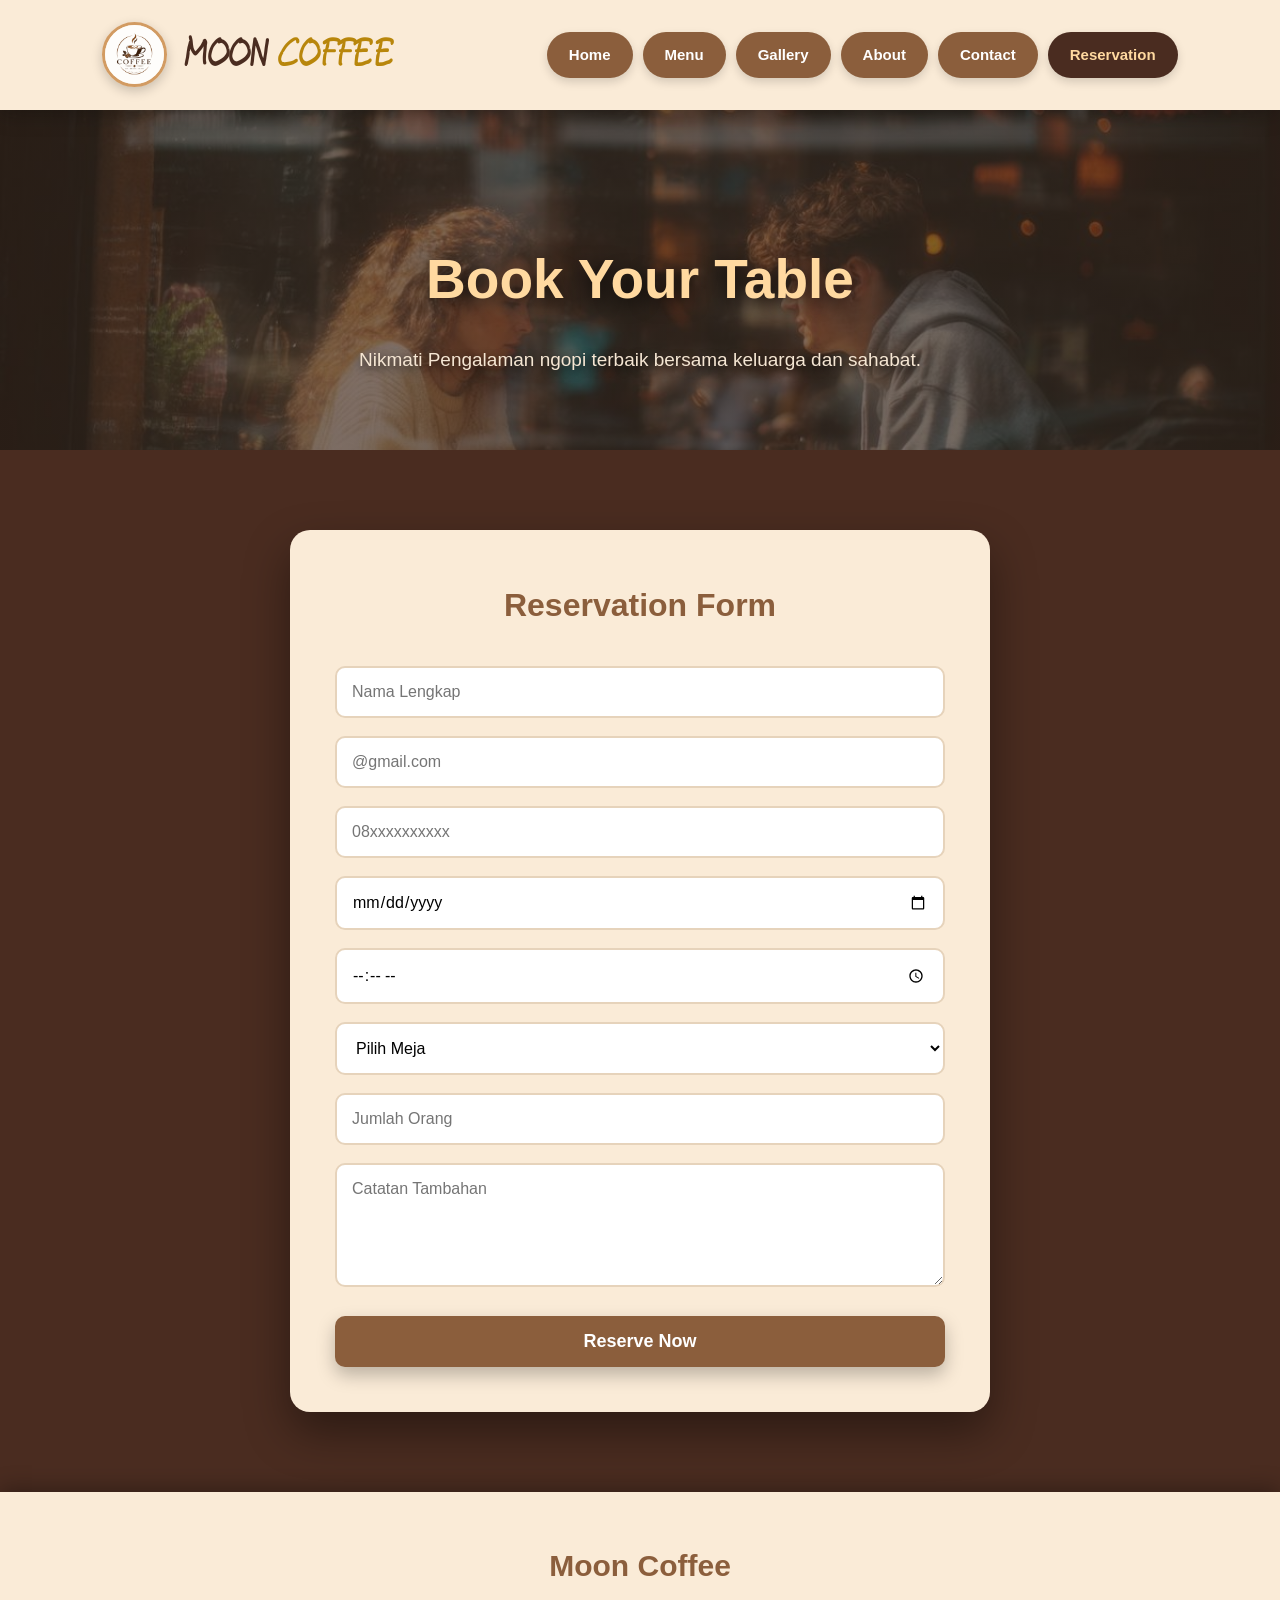
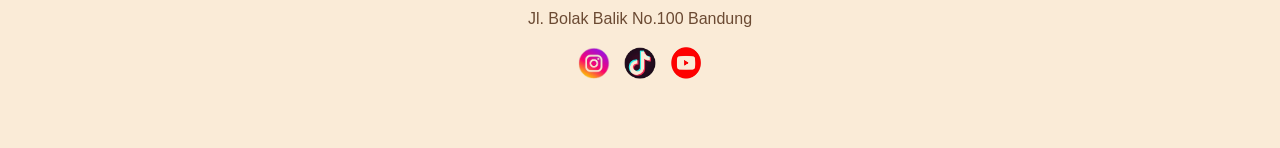
<file: reservation.html>
<!DOCTYPE html>
<html lang="id">
<head>
    <meta charset="UTF-8">
    <meta name="viewport" content="width=device-width, initial-scale=1.0">
    <title>Reservation | Moon Coffee</title>
    <link rel="preconnect" href="https://fonts.googleapis.com">
    <link rel="preconnect" href="https://fonts.gstatic.com" crossorigin>
    <link href="https://fonts.googleapis.com/css2?family=Ms+Madi&family=Permanent+Marker&family=Sassy+Frass&family=Square+Peg&display=swap" rel="stylesheet">
    <link rel="stylesheet" href="style.css">
</head>
<body>
    <header>
        <div class="foto"><img src="asset/logo.jpg" alt="Logo Moon Coffee"></div>
        <div class="logo">MOON <span>COFFEE</span></div>

        <nav class="navigasi">
            <a href="index.html">Home</a>
            <a href="menu.html">Menu</a>
            <a href="gallery.html">Gallery</a>
            <a href="about.html">About</a>
            <a href="contact.html">Contact</a>
            <a href="reservation.html" class="active">Reservation</a>  
        </nav>
    </header>

    <main>


    <section class="textreservasi">
        <h1>Book Your Table</h1>
        <p>Nikmati Pengalaman ngopi terbaik bersama keluarga dan sahabat.</p>
    </section>

    <section class="reservationform">
        <div class="boxx">
            <h2>Reservation Form</h2>

            <form id="formReservasi" onsubmit="validasiReservasi(event)">    
                <input type="text" id="res-nama" placeholder="Nama Lengkap" >
                <input type="email" id="res-email" placeholder="@gmail.com" >
                <input type="tel" id="res-telepon" placeholder="08xxxxxxxxxx" >
                <input type="date" id="res-tanggal" >
                <input type="time" id="res-waktu" >
                
                <select id="res-meja">
                <option>Pilih Meja</option>
                <option>Indoor</option>
                <option>Outdoor</option>
                <option>VIP Room</option>
                </select>

                <input type="number" id="res-jumlah" placeholder="Jumlah Orang" >
                <textarea id="res-catatan" rows="5" placeholder="Catatan Tambahan"></textarea>
                <button type="submit">Reserve Now</button>
            </form>
        </div>
    </section>
    </main>

    <footer class="footer">
        <h3>Moon Coffee</h3>
        <p>Jl. Bolak Balik No.100 Bandung</p>
        <p>
            <a href="https://www.instagram.com/fauzahltifa_/" target="_blank">
                <img src="asset/ig.png" alt="Instagram">
            </a>
            <a href="https://www.tiktok.com/jahoOo_/" target="_blank">
                <img src="asset/tiktok.png" alt="TikTok">
            </a>
            <a href="https://www.youtube.com/fauzah/" target="_blank">
                <img src="asset/yt.png" alt="YouTube">
            </a>        
        </p>
    </footer>
<script src="script.js"></script>
</body>
</html>
</file>
<file: style.css>
/* ===================== DASAR ===================== */
* {
    box-sizing: border-box;
}

html {
    scroll-behavior: smooth;
}

body {
    background-color: #4a2c20;
    color: #3b2317;
    line-height: 1.9;
    margin: 0;
    font-family: Arial, Helvetica, sans-serif;
}

img {
    display: block;
}

/* ===================== HEADER & NAVIGASI ===================== */
header {
    width: 100%;
    padding: 15px 8%;
    background-color: antiquewhite;
    display: flex;
    justify-content: space-between;
    align-items: center;
    position: sticky;
    top: 0;
    z-index: 999;
    box-shadow: 0 4px 20px rgba(0, 0, 0, 0.25);
}

.foto img {
    width: 65px;
    height: 65px;
    border-radius: 50%;
    object-fit: cover;
    border: 3px solid #d29b62;
    box-shadow: 0 4px 12px rgba(0, 0, 0, 0.2);
    transition: 0.4s;
}

.foto img:hover {
    transform: rotate(-8deg) scale(1.08);
    box-shadow: 0 8px 20px rgba(0, 0, 0, 0.3);
}

.logo {
    font-size: 42px;
    font-weight: bold;
    color: #4a2c20;
    margin-left: 15px;
    margin-right: auto;
    font-family: "Square Peg", cursive;
}

.logo span {
    color: darkgoldenrod;
}

.navigasi {
    display: flex;
    flex-wrap: wrap;
    gap: 10px;
}

nav a {
    text-decoration: none;
    color: white;
    font-weight: bold;
    font-size: 15px;
    background-color: #8b5e3c;
    border-radius: 30px;
    padding: 9px 22px;
    text-align: center;
    transition: 0.35s;
    box-shadow: 0 4px 10px rgba(0, 0, 0, 0.15);
}

nav a:hover {
    background-color: #d29b62;
    color: #3b2317;
    transform: translateY(-4px);
    box-shadow: 0 10px 18px rgba(0, 0, 0, 0.28);
}

nav a.active {
    background-color: #4a2c20;
    color: #ffd9a0;
}

/* ===================== ANIMASI ===================== */
@keyframes munculAtas {
    from {
        opacity: 0;
        transform: translateY(35px);
    }
    to {
        opacity: 1;
        transform: translateY(0);
    }
}

@keyframes melayang {
    0% {
        transform: translateY(0);
    }
    50% {
        transform: translateY(-18px);
    }
    100% {
        transform: translateY(0);
    }
}

main section {
    animation: munculAtas 0.9s ease;
}

/* ===================== HALAMAN HOME ===================== */
.katakata {
    min-height: 88vh;
    background-color: #4a2c20;
    background-image: linear-gradient(135deg, #4a2c20, #6b4027);
    display: flex;
    justify-content: space-around;
    align-items: center;
    gap: 40px;
    color: white;
    padding: 60px 8%;
    flex-wrap: wrap;
}

.text {
    max-width: 520px;
}

.text h1 {
    font-size: 58px;
    margin-bottom: 20px;
    line-height: 1.2;
    color: #ffd9a0;
    text-shadow: 0 4px 14px rgba(0, 0, 0, 0.45);
}

.text p {
    font-size: 21px;
    line-height: 34px;
    margin-bottom: 28px;
    color: #f5e6d3;
}

#sapaan {
    font-style: italic;
    color: #ffd9a0;
    font-weight: bold;
}

.gambar img {
    width: 340px;
    height: 460px;
    object-fit: cover;
    border-radius: 25px;
    box-shadow: 0 25px 45px rgba(0, 0, 0, 0.45);
    border: 6px solid antiquewhite;
    animation: melayang 5s ease-in-out infinite;
    transition: 0.4s;
}

.gambar img:hover {
    transform: scale(1.04);
}

.menuh {
    display: inline-block;
    text-decoration: none;
    background-color: antiquewhite;
    color: #8b5e3c;
    padding: 14px 40px;
    border-radius: 40px;
    text-align: center;
    transition: 0.35s;
    font-weight: bold;
    font-size: 17px;
    box-shadow: 0 8px 18px rgba(0, 0, 0, 0.3);
}

.menuh:hover {
    background-color: #d29b62;
    color: white;
    transform: translateY(-5px);
    box-shadow: 0 14px 26px rgba(0, 0, 0, 0.4);
}

/* ---- Why Choose Us ---- */
.kopipilihan {
    padding: 80px 8%;
    text-align: center;
    background-color: antiquewhite;
}

.kopipilihan h2 {
    font-size: 40px;
    color: #8b5e3c;
    margin-top: 0;
    margin-bottom: 50px;
}

.box {
    display: flex;
    flex-wrap: wrap;
    justify-content: center;
    gap: 28px;
}

.card {
    width: 250px;
    background-color: white;
    padding: 30px 25px;
    text-align: center;
    border-radius: 18px;
    transition: 0.4s;
    box-shadow: 0 8px 20px rgba(0, 0, 0, 0.12);
    border-bottom: 5px solid #d29b62;
}

.card:hover {
    transform: translateY(-12px);
    box-shadow: 0 20px 35px rgba(0, 0, 0, 0.25);
    background-color: #fffaf3;
}

.card h3 {
    margin-top: 0;
    margin-bottom: 12px;
    color: darkgoldenrod;
    font-size: 26px;
}

.card p {
    font-size: 17px;
    color: #5a3825;
    margin: 0;
}

/* ---- Best Seller ---- */
.best {
    padding: 80px 8%;
    background-color: #4a2c20;
}

.best h2 {
    text-align: center;
    font-size: 45px;
    color: #ffd9a0;
    margin-top: 0;
    margin-bottom: 20px;
}

/* ---- Kartu produk (dipakai Home, Menu, About) ---- */
.produk {
    display: flex;
    flex-wrap: wrap;
    justify-content: center;
    align-items: stretch;
    gap: 28px;
    margin-top: 40px;
}

.item {
    position: relative;
    width: 265px;
    background-color: antiquewhite;
    border-radius: 20px;
    overflow: hidden;
    transition: 0.4s;
    box-shadow: 0 10px 25px rgba(0, 0, 0, 0.3);
    display: flex;
    flex-direction: column;
}

.item:hover {
    transform: translateY(-12px);
    box-shadow: 0 25px 40px rgba(0, 0, 0, 0.45);
}

.item img {
    width: 100%;
    height: 210px;
    object-fit: cover;
    transition: 0.5s;
}

.item:hover img {
    transform: scale(1.09);
}

.item h3 {
    margin: 18px 15px 5px;
    text-align: center;
    color: #5a3825;
    font-size: 19px;
}

.item p {
    text-align: center;
    font-size: 18px;
    color: #8b5e3c;
    margin: 10px 15px;
    font-weight: bold;
}

.item .deskripsi {
    flex: 1;
    font-size: 14px;
    color: #4a3527;
    padding: 0 18px;
    margin: 8px 0 0;
    font-weight: normal;
    line-height: 1.7;
    text-align: center;
}

.item button {
    display: block;
    align-self: center;
    margin: 18px auto 22px;
    padding: 12px 38px;
    border: none;
    border-radius: 30px;
    background: #8b5e3c;
    color: white;
    cursor: pointer;
    font-size: 15px;
    font-weight: bold;
    transition: 0.35s;
    box-shadow: 0 5px 12px rgba(0, 0, 0, 0.2);
}

.item button:hover {
    background-color: darkgoldenrod;
    transform: translateY(-3px);
    box-shadow: 0 10px 20px rgba(0, 0, 0, 0.35);
}

.cardd {
    position: absolute;
    top: 15px;
    left: 15px;
    background-color: brown;
    color: white;
    padding: 6px 15px;
    border-radius: 30px;
    font-size: 12px;
    font-weight: bold;
    z-index: 2;
    box-shadow: 0 5px 12px rgba(0, 0, 0, 0.35);
}

/* ---- Testimoni ---- */
.testi {
    padding: 80px 8%;
    text-align: center;
    background-color: #3b2317;
}

.testi h2 {
    font-size: 40px;
    color: #ffd9a0;
    margin-top: 0;
    margin-bottom: 40px;
}

.rating {
    max-width: 750px;
    margin: auto;
    background-color: antiquewhite;
    padding: 40px;
    border-radius: 20px;
    font-size: 28px;
    color: darkgoldenrod;
    box-shadow: 0 15px 35px rgba(0, 0, 0, 0.35);
    transition: 0.4s;
}

.rating:hover {
    transform: translateY(-8px);
    box-shadow: 0 25px 45px rgba(0, 0, 0, 0.45);
}

.rating p {
    color: #3b2317;
    font-size: 18px;
    margin: 18px 0;
    line-height: 30px;
}

.rating b {
    color: brown;
}

/* ===================== FOOTER ===================== */
footer {
    background-color: antiquewhite;
    color: darkgoldenrod;
    text-align: center;
    padding: 45px 20px;
    box-shadow: 0 -4px 20px rgba(0, 0, 0, 0.3);
}

footer h3 {
    font-size: 30px;
    margin-top: 0;
    margin-bottom: 10px;
    color: #8b5e3c;
}

footer p {
    margin: 8px 0;
    color: #6b4a33;
}

footer a {
    color: darkgoldenrod;
    text-decoration: none;
}

.footer img {
    width: 32px;
    height: 32px;
    margin: 5px;
    display: inline-block;
    border-radius: 8px;
    transition: 0.35s;
}

.footer img:hover {
    transform: translateY(-6px) scale(1.15);
    box-shadow: 0 8px 16px rgba(0, 0, 0, 0.3);
}

/* ===================== JUDUL HALAMAN (BANNER) ===================== */
.menutext,
.abouttext,
.gallerytext,
.yaps,
.textreservasi {
    height: 340px;
    background-size: cover;
    background-position: center;
    display: flex;
    justify-content: center;
    align-items: center;
    flex-direction: column;
    text-align: center;
    color: white;
    padding: 0 20px;
}

.menutext {
    background-image: linear-gradient(rgba(58, 34, 22, 0.65), rgba(58, 34, 22, 0.65)), url(asset/gambar1.jpg);
}

.abouttext {
    background-image: linear-gradient(rgba(58, 34, 22, 0.65), rgba(58, 34, 22, 0.65)), url(asset/barista.jpg);
}

.gallerytext {
    background-image: linear-gradient(rgba(58, 34, 22, 0.65), rgba(58, 34, 22, 0.65)), url(asset/gambar5.jpg);
}

.yaps {
    background-image: linear-gradient(rgba(58, 34, 22, 0.65), rgba(58, 34, 22, 0.65)), url(asset/gambar8.jpg);
}

.textreservasi {
    background-image: linear-gradient(rgba(58, 34, 22, 0.65), rgba(58, 34, 22, 0.65)), url(asset/gambar7.jpg);
}

.menutext h1,
.abouttext h1,
.gallerytext h1,
.yaps h1,
.textreservasi h1 {
    font-size: 55px;
    margin-bottom: 10px;
    color: #ffd9a0;
    text-shadow: 0 5px 18px rgba(0, 0, 0, 0.7);
}

.menutext p,
.abouttext p,
.gallerytext p,
.yaps p,
.textreservasi p {
    font-size: 19px;
    margin: 0;
    color: #f5e6d3;
    text-shadow: 0 3px 10px rgba(0, 0, 0, 0.7);
}

/* ===================== HALAMAN MENU ===================== */
.menu {
    padding: 70px 8%;
}

.menu h2 {
    text-align: center;
    font-size: 38px;
    color: #ffd9a0;
    margin-top: 0;
    margin-bottom: 10px;
}

/* ===================== HALAMAN RESERVATION ===================== */
.reservationform {
    padding: 80px 8%;
    display: flex;
    justify-content: center;
}

.boxx {
    width: 700px;
    max-width: 100%;
    background: antiquewhite;
    padding: 45px;
    border-radius: 20px;
    box-shadow: 0 20px 45px rgba(0, 0, 0, 0.4);
}

.boxx h2 {
    text-align: center;
    margin-top: 0;
    margin-bottom: 30px;
    color: #8b5e3c;
    font-size: 32px;
}

.boxx input,
.boxx textarea,
.boxx select {
    width: 100%;
    padding: 15px;
    margin-bottom: 18px;
    border: 2px solid #e6d3bb;
    border-radius: 10px;
    font-size: 16px;
    font-family: Arial, Helvetica, sans-serif;
    outline: none;
    background-color: white;
    transition: 0.3s;
}

.boxx input:focus,
.boxx textarea:focus,
.boxx select:focus {
    border-color: #d29b62;
    box-shadow: 0 0 0 4px rgba(210, 155, 98, 0.25);
}

.boxx textarea {
    resize: vertical;
}

.boxx button {
    width: 100%;
    padding: 15px;
    background: #8b5e3c;
    color: white;
    border: none;
    border-radius: 10px;
    font-size: 18px;
    font-weight: bold;
    cursor: pointer;
    transition: 0.35s;
    box-shadow: 0 8px 18px rgba(0, 0, 0, 0.25);
}

.boxx button:hover {
    background-color: #d29b62;
    transform: translateY(-4px);
    box-shadow: 0 14px 26px rgba(0, 0, 0, 0.35);
}

/* ===================== HALAMAN CONTACT ===================== */
.contact {
    padding: 80px 8%;
    display: flex;
    justify-content: center;
    align-items: stretch;
    flex-wrap: wrap;
    gap: 40px;
}

.info,
.contactform {
    flex: 1;
    min-width: 320px;
    background: antiquewhite;
    padding: 40px;
    border-radius: 20px;
    box-shadow: 0 18px 40px rgba(0, 0, 0, 0.35);
    transition: 0.4s;
}

.info:hover,
.contactform:hover {
    transform: translateY(-8px);
    box-shadow: 0 28px 50px rgba(0, 0, 0, 0.45);
}

.info h2,
.contactform h2 {
    margin-top: 0;
    margin-bottom: 25px;
    color: #8b5e3c;
    font-size: 30px;
}

.info p {
    margin-bottom: 20px;
    line-height: 28px;
    color: #4a3527;
}

.contactform form {
    display: flex;
    flex-direction: column;
}

.contactform input,
.contactform textarea {
    width: 100%;
    padding: 15px;
    margin-bottom: 18px;
    border: 2px solid #e6d3bb;
    border-radius: 10px;
    font-size: 16px;
    font-family: Arial, Helvetica, sans-serif;
    outline: none;
    background-color: white;
    transition: 0.3s;
}

.contactform input:focus,
.contactform textarea:focus {
    border-color: #d29b62;
    box-shadow: 0 0 0 4px rgba(210, 155, 98, 0.25);
}

.contactform textarea {
    resize: vertical;
}

.contactform button {
    width: 100%;
    padding: 15px;
    border: none;
    background-color: #8b5e3c;
    color: white;
    font-size: 17px;
    font-weight: bold;
    border-radius: 10px;
    cursor: pointer;
    transition: 0.35s;
    box-shadow: 0 8px 18px rgba(0, 0, 0, 0.25);
}

.contactform button:hover {
    background-color: #d29b62;
    transform: translateY(-4px);
    box-shadow: 0 14px 26px rgba(0, 0, 0, 0.35);
}

.maps {
    padding: 0 8% 80px;
}

.maps h2 {
    text-align: center;
    margin-bottom: 30px;
    color: #ffd9a0;
    font-size: 38px;
}

.maps iframe {
    width: 100%;
    height: 430px;
    border: none;
    border-radius: 20px;
    box-shadow: 0 18px 40px rgba(0, 0, 0, 0.4);
}

/* ===================== HALAMAN ABOUT ===================== */
.story {
    padding: 80px 8%;
    text-align: center;
}

.storytext {
    max-width: 800px;
    margin: 0 auto;
    background-color: antiquewhite;
    padding: 40px;
    border-radius: 20px;
    box-shadow: 0 18px 40px rgba(0, 0, 0, 0.35);
    transition: 0.4s;
}

.storytext:hover {
    transform: translateY(-8px);
    box-shadow: 0 28px 50px rgba(0, 0, 0, 0.45);
}

.storytext h2 {
    font-size: 38px;
    margin-top: 0;
    margin-bottom: 18px;
    color: #8b5e3c;
    text-align: center;
}

.storytext p {
    margin: 0;
    color: #4a3527;
    font-size: 17px;
    text-align: center;
}

.visi {
    padding: 60px 8%;
    display: flex;
    flex-wrap: wrap;
    gap: 30px;
    justify-content: center;
    align-items: stretch;
}

.cardvisi {
    width: 420px;
    background: antiquewhite;
    padding: 35px;
    border-radius: 20px;
    transition: 0.4s;
    box-shadow: 0 15px 35px rgba(0, 0, 0, 0.3);
    border-top: 5px solid #d29b62;
}

.cardvisi:hover {
    transform: translateY(-12px);
    box-shadow: 0 25px 45px rgba(0, 0, 0, 0.45);
}

.cardvisi h3 {
    margin-top: 0;
    margin-bottom: 12px;
    color: #8b5e3c;
    font-size: 28px;
}

.cardvisi p {
    margin: 0;
    color: #4a3527;
}

.tentang {
    padding: 70px 8%;
    background: antiquewhite;
    display: flex;
    justify-content: space-around;
    text-align: center;
    flex-wrap: wrap;
    gap: 30px;
}

.tentang div {
    min-width: 180px;
    transition: 0.4s;
}

.tentang div:hover {
    transform: translateY(-10px);
}

.tentang h1 {
    font-size: 52px;
    margin: 0 0 5px;
    color: #d29b62;
    text-shadow: 0 4px 10px rgba(0, 0, 0, 0.15);
}

.tentang p {
    margin: 0;
    color: #8b5e3c;
    font-weight: bold;
}

.team {
    padding: 80px 8%;
}

.team h2 {
    text-align: center;
    font-size: 40px;
    margin-top: 0;
    margin-bottom: 10px;
    color: #ffd9a0;
}

/* ===================== HALAMAN GALLERY ===================== */
.gallery {
    display: flex;
    flex-wrap: wrap;
    justify-content: center;
    gap: 22px;
    padding: 45px;
    margin: 50px 8%;
    background-color: antiquewhite;
    border-radius: 30px;
    box-shadow: 0 20px 45px rgba(0, 0, 0, 0.35);
}

.galleryitem {
    margin: 0;
    width: 290px;
    height: 250px;
    overflow: hidden;
    border-radius: 18px;
    box-shadow: 0 10px 22px rgba(0, 0, 0, 0.25);
    transition: 0.4s;
}

.galleryitem:hover {
    transform: translateY(-10px);
    box-shadow: 0 22px 38px rgba(0, 0, 0, 0.4);
}

.galleryitem img {
    width: 100%;
    height: 100%;
    object-fit: cover;
    transition: 0.5s;
}

.galleryitem:hover img {
    transform: scale(1.12);
}

/* ===================== TAMPILAN HP / TABLET ===================== */
@media (max-width: 900px) {
    header {
        flex-direction: column;
        gap: 12px;
        padding: 15px 5%;
    }

    .logo {
        margin: 0;
    }

    .navigasi {
        justify-content: center;
    }

    nav a {
        padding: 8px 16px;
        font-size: 14px;
    }

    .text h1 {
        font-size: 40px;
    }

    .gambar img {
        width: 260px;
        height: 340px;
    }

    .menutext h1,
    .abouttext h1,
    .gallerytext h1,
    .yaps h1,
    .textreservasi h1 {
        font-size: 38px;
    }
}
</file>
